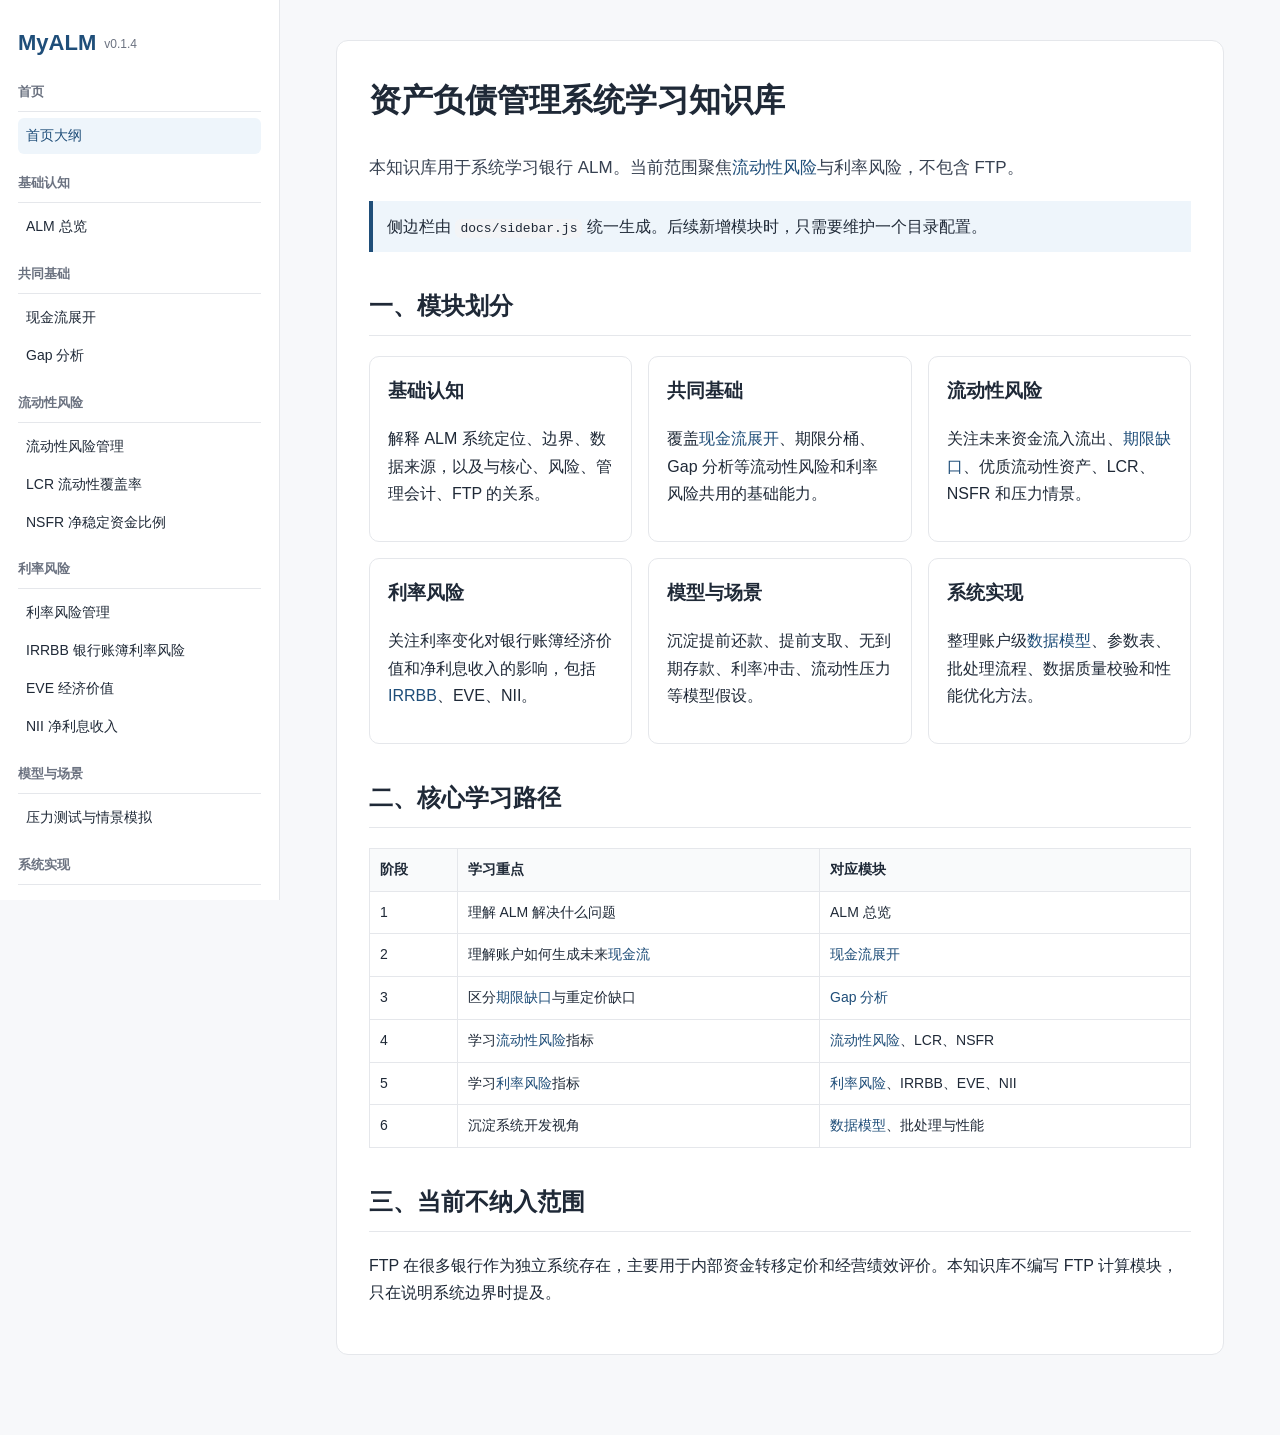
<file: docs/index.html>
<!doctype html>
<html lang="zh-CN">
<head>
  <meta charset="utf-8">
  <meta name="viewport" content="width=device-width, initial-scale=1">
  <title>MyALM 知识库</title>
  <link rel="stylesheet" href="./assets/styles.css">
</head>
<body>
  <div class="layout">
    <aside class="sidebar">
      <h1 class="brand">MyALM</h1>
      <nav data-sidebar></nav>
    </aside>
    <main class="content">
      <section class="doc-section">
        <h1>资产负债管理系统学习知识库</h1>
        <p class="lead">本知识库用于系统学习银行 ALM。当前范围聚焦流动性风险与利率风险，不包含 FTP。</p>

        <div class="note">侧边栏由 <code>docs/sidebar.js</code> 统一生成。后续新增模块时，只需要维护一个目录配置。</div>

        <h2>一、模块划分</h2>
        <div class="card-grid">
          <article class="card">
            <h3>基础认知</h3>
            <p>解释 ALM 系统定位、边界、数据来源，以及与核心、风险、管理会计、FTP 的关系。</p>
          </article>
          <article class="card">
            <h3>共同基础</h3>
            <p>覆盖现金流展开、期限分桶、Gap 分析等流动性风险和利率风险共用的基础能力。</p>
          </article>
          <article class="card">
            <h3>流动性风险</h3>
            <p>关注未来资金流入流出、期限缺口、优质流动性资产、LCR、NSFR 和压力情景。</p>
          </article>
          <article class="card">
            <h3>利率风险</h3>
            <p>关注利率变化对银行账簿经济价值和净利息收入的影响，包括 IRRBB、EVE、NII。</p>
          </article>
          <article class="card">
            <h3>模型与场景</h3>
            <p>沉淀提前还款、提前支取、无到期存款、利率冲击、流动性压力等模型假设。</p>
          </article>
          <article class="card">
            <h3>系统实现</h3>
            <p>整理账户级数据模型、参数表、批处理流程、数据质量校验和性能优化方法。</p>
          </article>
        </div>

        <h2>二、核心学习路径</h2>
        <table>
          <thead>
            <tr><th>阶段</th><th>学习重点</th><th>对应模块</th></tr>
          </thead>
          <tbody>
            <tr><td>1</td><td>理解 ALM 解决什么问题</td><td>ALM 总览</td></tr>
            <tr><td>2</td><td>理解账户如何生成未来现金流</td><td>现金流展开</td></tr>
            <tr><td>3</td><td>区分期限缺口与重定价缺口</td><td>Gap 分析</td></tr>
            <tr><td>4</td><td>学习流动性风险指标</td><td>流动性风险、LCR、NSFR</td></tr>
            <tr><td>5</td><td>学习利率风险指标</td><td>利率风险、IRRBB、EVE、NII</td></tr>
            <tr><td>6</td><td>沉淀系统开发视角</td><td>数据模型、批处理与性能</td></tr>
          </tbody>
        </table>

        <h2>三、当前不纳入范围</h2>
        <p>FTP 在很多银行作为独立系统存在，主要用于内部资金转移定价和经营绩效评价。本知识库不编写 FTP 计算模块，只在说明系统边界时提及。</p>
      </section>
    </main>
  </div>
  <script src="./sidebar.js"></script>
  <script src="./assets/app.js"></script>
</body>
</html>
</file>
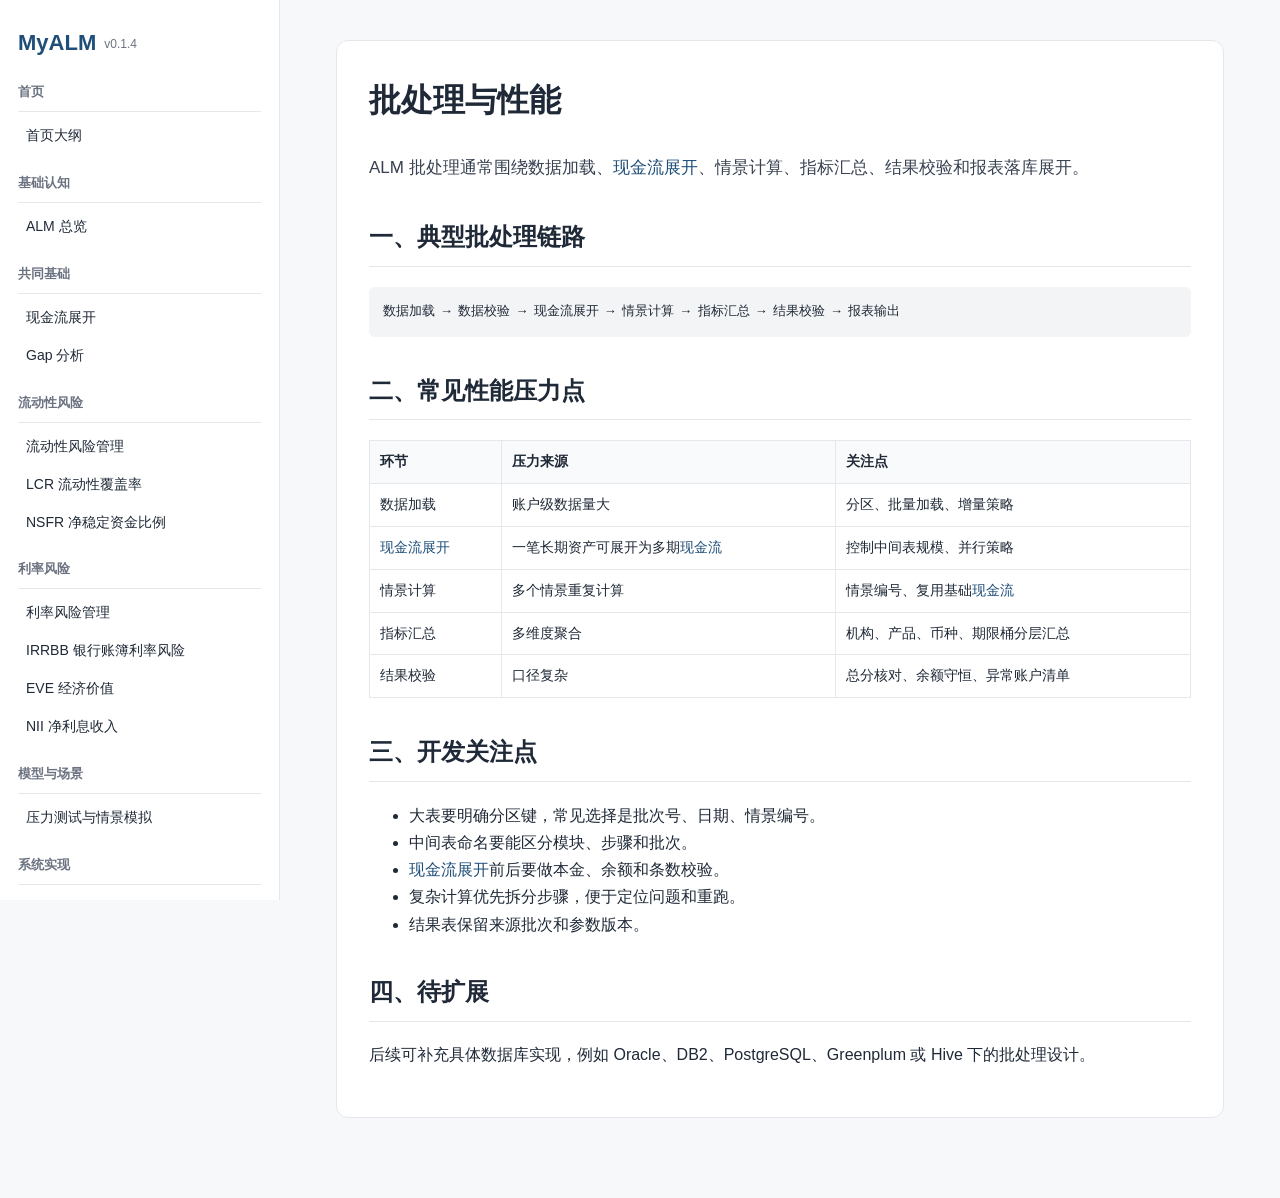
<file: docs/modules/batch-processing.html>
<!doctype html><html lang="zh-CN"><head><meta charset="utf-8"><meta name="viewport" content="width=device-width, initial-scale=1"><title>批处理与性能</title><link rel="stylesheet" href="../assets/styles.css"></head><body><div class="layout"><aside class="sidebar"><h1 class="brand">MyALM</h1><nav data-sidebar></nav></aside><main class="content"><section class="doc-section"><h1>批处理与性能</h1><p class="lead">ALM 批处理通常围绕数据加载、现金流展开、情景计算、指标汇总、结果校验和报表落库展开。</p><h2>一、典型批处理链路</h2><pre>数据加载 → 数据校验 → 现金流展开 → 情景计算 → 指标汇总 → 结果校验 → 报表输出</pre><h2>二、常见性能压力点</h2><table><thead><tr><th>环节</th><th>压力来源</th><th>关注点</th></tr></thead><tbody><tr><td>数据加载</td><td>账户级数据量大</td><td>分区、批量加载、增量策略</td></tr><tr><td>现金流展开</td><td>一笔长期资产可展开为多期现金流</td><td>控制中间表规模、并行策略</td></tr><tr><td>情景计算</td><td>多个情景重复计算</td><td>情景编号、复用基础现金流</td></tr><tr><td>指标汇总</td><td>多维度聚合</td><td>机构、产品、币种、期限桶分层汇总</td></tr><tr><td>结果校验</td><td>口径复杂</td><td>总分核对、余额守恒、异常账户清单</td></tr></tbody></table><h2>三、开发关注点</h2><ul><li>大表要明确分区键，常见选择是批次号、日期、情景编号。</li><li>中间表命名要能区分模块、步骤和批次。</li><li>现金流展开前后要做本金、余额和条数校验。</li><li>复杂计算优先拆分步骤，便于定位问题和重跑。</li><li>结果表保留来源批次和参数版本。</li></ul><h2>四、待扩展</h2><p>后续可补充具体数据库实现，例如 Oracle、DB2、PostgreSQL、Greenplum 或 Hive 下的批处理设计。</p></section></main></div><script src="../sidebar.js"></script><script src="../assets/app.js"></script></body></html>
</file>
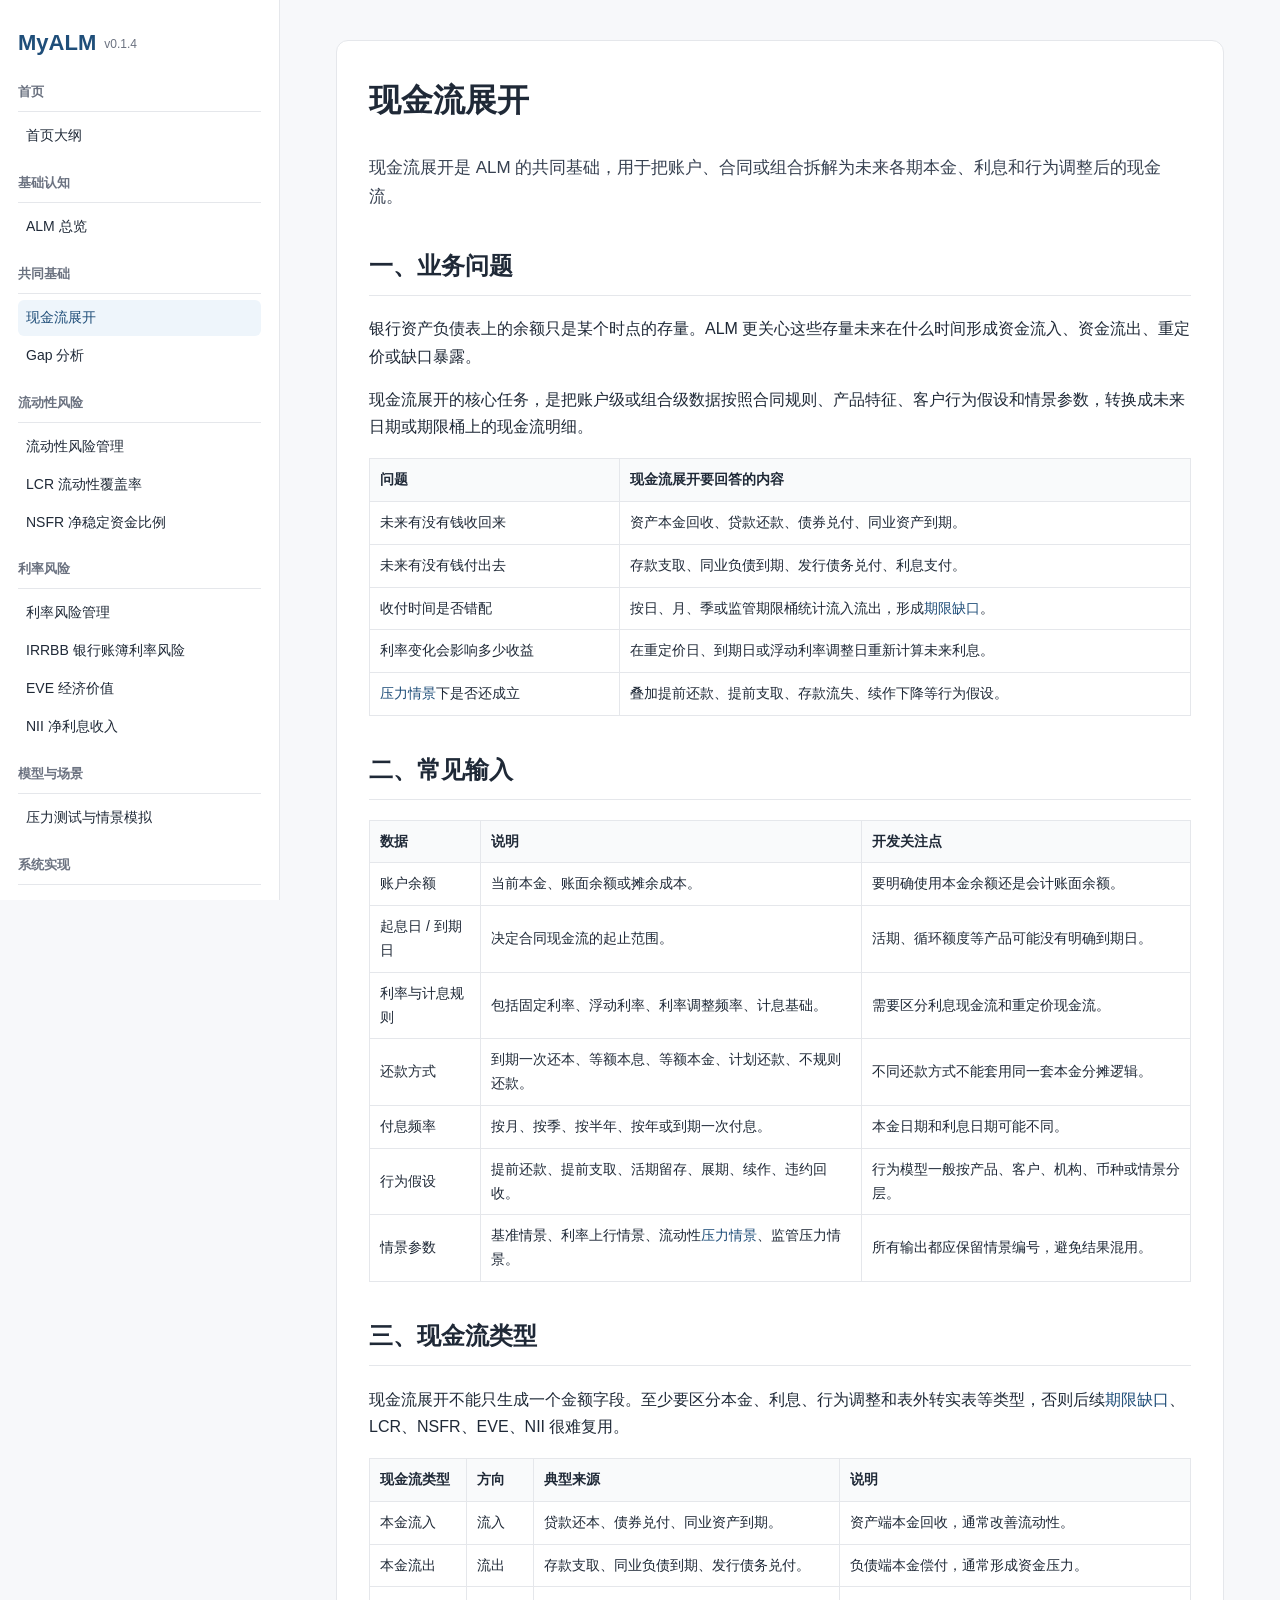
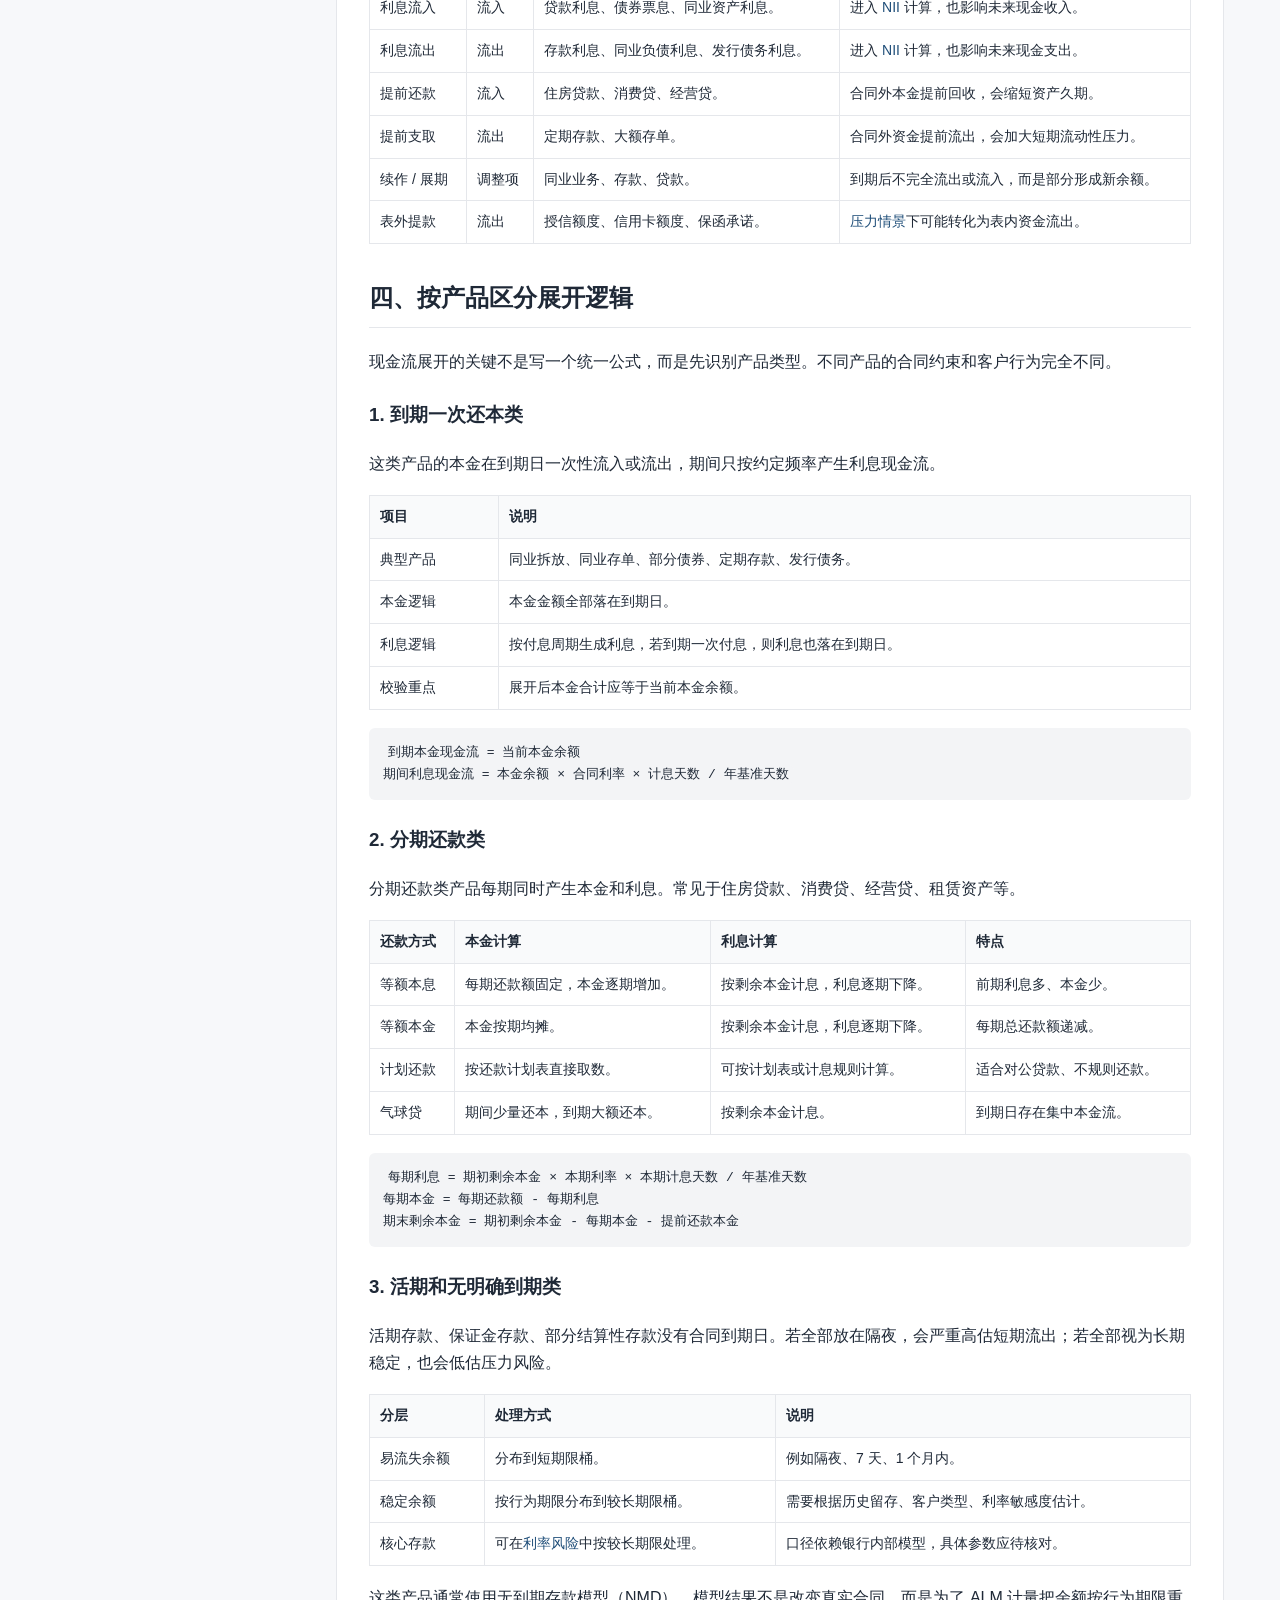
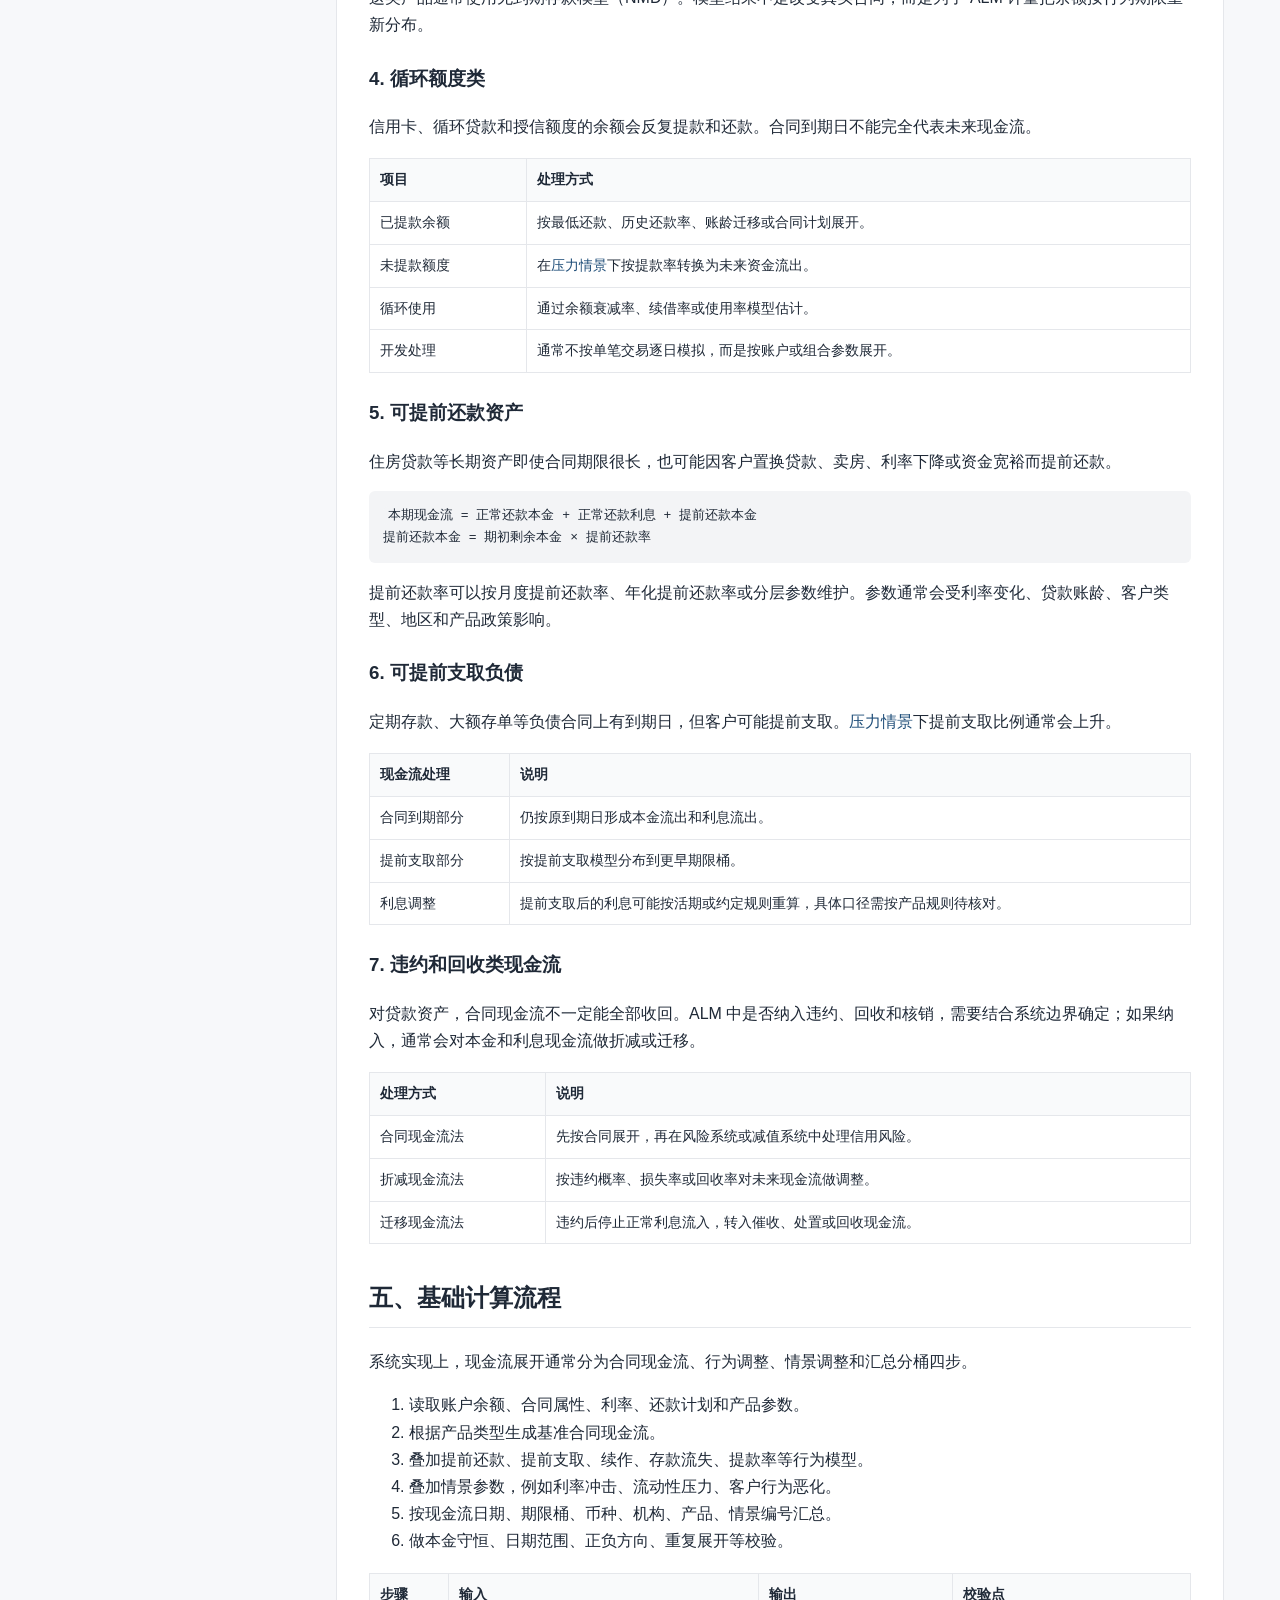
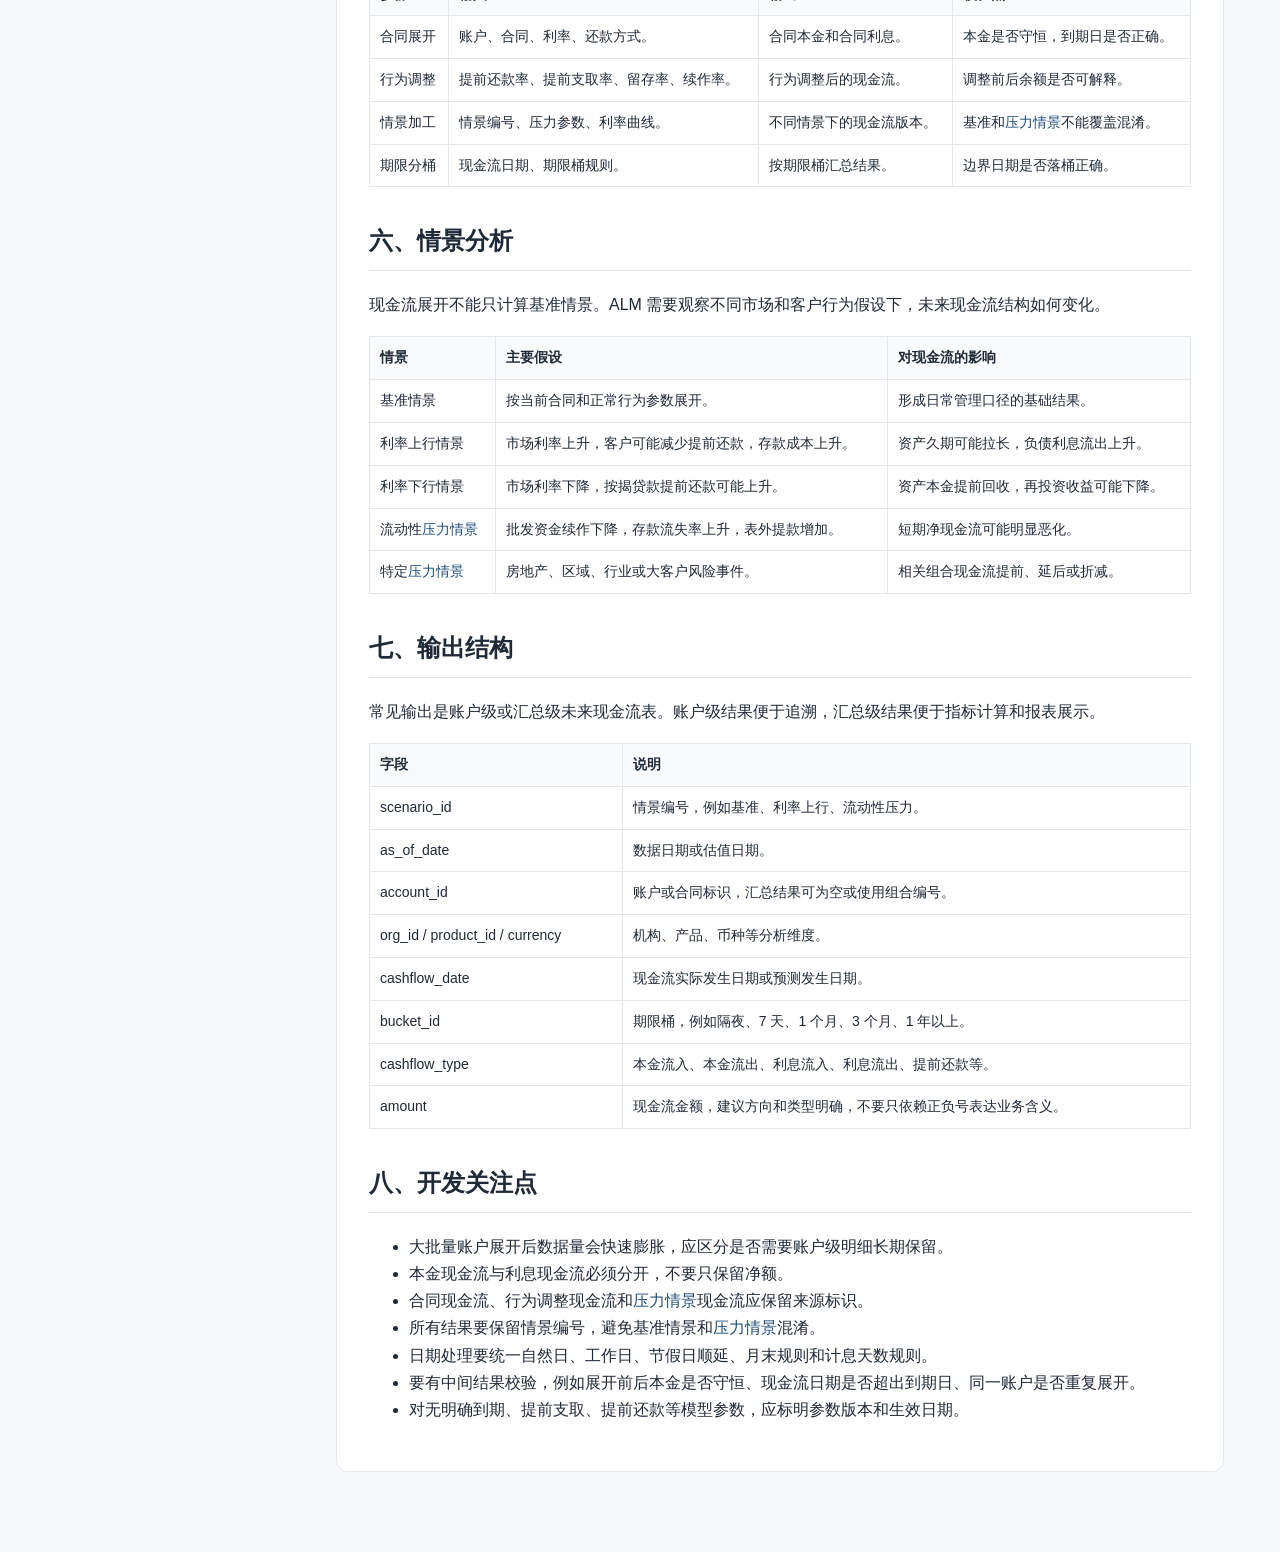
<file: docs/modules/cashflow.html>
<!doctype html>
<html lang="zh-CN">
<head>
  <meta charset="utf-8">
  <meta name="viewport" content="width=device-width, initial-scale=1">
  <title>现金流展开</title>
  <link rel="stylesheet" href="../assets/styles.css">
</head>
<body>
  <div class="layout">
    <aside class="sidebar">
      <h1 class="brand">MyALM</h1>
      <nav data-sidebar></nav>
    </aside>
    <main class="content">
      <section class="doc-section">
        <h1>现金流展开</h1>
        <p class="lead">现金流展开是 ALM 的共同基础，用于把账户、合同或组合拆解为未来各期本金、利息和行为调整后的现金流。</p>

        <h2>一、业务问题</h2>
        <p>银行资产负债表上的余额只是某个时点的存量。ALM 更关心这些存量未来在什么时间形成资金流入、资金流出、重定价或缺口暴露。</p>
        <p>现金流展开的核心任务，是把账户级或组合级数据按照合同规则、产品特征、客户行为假设和情景参数，转换成未来日期或期限桶上的现金流明细。</p>

        <table>
          <thead>
            <tr><th>问题</th><th>现金流展开要回答的内容</th></tr>
          </thead>
          <tbody>
            <tr><td>未来有没有钱收回来</td><td>资产本金回收、贷款还款、债券兑付、同业资产到期。</td></tr>
            <tr><td>未来有没有钱付出去</td><td>存款支取、同业负债到期、发行债务兑付、利息支付。</td></tr>
            <tr><td>收付时间是否错配</td><td>按日、月、季或监管期限桶统计流入流出，形成期限缺口。</td></tr>
            <tr><td>利率变化会影响多少收益</td><td>在重定价日、到期日或浮动利率调整日重新计算未来利息。</td></tr>
            <tr><td>压力情景下是否还成立</td><td>叠加提前还款、提前支取、存款流失、续作下降等行为假设。</td></tr>
          </tbody>
        </table>

        <h2>二、常见输入</h2>
        <table>
          <thead>
            <tr><th>数据</th><th>说明</th><th>开发关注点</th></tr>
          </thead>
          <tbody>
            <tr><td>账户余额</td><td>当前本金、账面余额或摊余成本。</td><td>要明确使用本金余额还是会计账面余额。</td></tr>
            <tr><td>起息日 / 到期日</td><td>决定合同现金流的起止范围。</td><td>活期、循环额度等产品可能没有明确到期日。</td></tr>
            <tr><td>利率与计息规则</td><td>包括固定利率、浮动利率、利率调整频率、计息基础。</td><td>需要区分利息现金流和重定价现金流。</td></tr>
            <tr><td>还款方式</td><td>到期一次还本、等额本息、等额本金、计划还款、不规则还款。</td><td>不同还款方式不能套用同一套本金分摊逻辑。</td></tr>
            <tr><td>付息频率</td><td>按月、按季、按半年、按年或到期一次付息。</td><td>本金日期和利息日期可能不同。</td></tr>
            <tr><td>行为假设</td><td>提前还款、提前支取、活期留存、展期、续作、违约回收。</td><td>行为模型一般按产品、客户、机构、币种或情景分层。</td></tr>
            <tr><td>情景参数</td><td>基准情景、利率上行情景、流动性压力情景、监管压力情景。</td><td>所有输出都应保留情景编号，避免结果混用。</td></tr>
          </tbody>
        </table>

        <h2>三、现金流类型</h2>
        <p>现金流展开不能只生成一个金额字段。至少要区分本金、利息、行为调整和表外转实表等类型，否则后续期限缺口、LCR、NSFR、EVE、NII 很难复用。</p>

        <table>
          <thead>
            <tr><th>现金流类型</th><th>方向</th><th>典型来源</th><th>说明</th></tr>
          </thead>
          <tbody>
            <tr><td>本金流入</td><td>流入</td><td>贷款还本、债券兑付、同业资产到期。</td><td>资产端本金回收，通常改善流动性。</td></tr>
            <tr><td>本金流出</td><td>流出</td><td>存款支取、同业负债到期、发行债务兑付。</td><td>负债端本金偿付，通常形成资金压力。</td></tr>
            <tr><td>利息流入</td><td>流入</td><td>贷款利息、债券票息、同业资产利息。</td><td>进入 NII 计算，也影响未来现金收入。</td></tr>
            <tr><td>利息流出</td><td>流出</td><td>存款利息、同业负债利息、发行债务利息。</td><td>进入 NII 计算，也影响未来现金支出。</td></tr>
            <tr><td>提前还款</td><td>流入</td><td>住房贷款、消费贷、经营贷。</td><td>合同外本金提前回收，会缩短资产久期。</td></tr>
            <tr><td>提前支取</td><td>流出</td><td>定期存款、大额存单。</td><td>合同外资金提前流出，会加大短期流动性压力。</td></tr>
            <tr><td>续作 / 展期</td><td>调整项</td><td>同业业务、存款、贷款。</td><td>到期后不完全流出或流入，而是部分形成新余额。</td></tr>
            <tr><td>表外提款</td><td>流出</td><td>授信额度、信用卡额度、保函承诺。</td><td>压力情景下可能转化为表内资金流出。</td></tr>
          </tbody>
        </table>

        <h2>四、按产品区分展开逻辑</h2>
        <p>现金流展开的关键不是写一个统一公式，而是先识别产品类型。不同产品的合同约束和客户行为完全不同。</p>

        <h3>1. 到期一次还本类</h3>
        <p>这类产品的本金在到期日一次性流入或流出，期间只按约定频率产生利息现金流。</p>
        <table>
          <thead>
            <tr><th>项目</th><th>说明</th></tr>
          </thead>
          <tbody>
            <tr><td>典型产品</td><td>同业拆放、同业存单、部分债券、定期存款、发行债务。</td></tr>
            <tr><td>本金逻辑</td><td>本金金额全部落在到期日。</td></tr>
            <tr><td>利息逻辑</td><td>按付息周期生成利息，若到期一次付息，则利息也落在到期日。</td></tr>
            <tr><td>校验重点</td><td>展开后本金合计应等于当前本金余额。</td></tr>
          </tbody>
        </table>
        <pre><code>到期本金现金流 = 当前本金余额
期间利息现金流 = 本金余额 × 合同利率 × 计息天数 / 年基准天数</code></pre>

        <h3>2. 分期还款类</h3>
        <p>分期还款类产品每期同时产生本金和利息。常见于住房贷款、消费贷、经营贷、租赁资产等。</p>
        <table>
          <thead>
            <tr><th>还款方式</th><th>本金计算</th><th>利息计算</th><th>特点</th></tr>
          </thead>
          <tbody>
            <tr><td>等额本息</td><td>每期还款额固定，本金逐期增加。</td><td>按剩余本金计息，利息逐期下降。</td><td>前期利息多、本金少。</td></tr>
            <tr><td>等额本金</td><td>本金按期均摊。</td><td>按剩余本金计息，利息逐期下降。</td><td>每期总还款额递减。</td></tr>
            <tr><td>计划还款</td><td>按还款计划表直接取数。</td><td>可按计划表或计息规则计算。</td><td>适合对公贷款、不规则还款。</td></tr>
            <tr><td>气球贷</td><td>期间少量还本，到期大额还本。</td><td>按剩余本金计息。</td><td>到期日存在集中本金流。</td></tr>
          </tbody>
        </table>
        <pre><code>每期利息 = 期初剩余本金 × 本期利率 × 本期计息天数 / 年基准天数
每期本金 = 每期还款额 - 每期利息
期末剩余本金 = 期初剩余本金 - 每期本金 - 提前还款本金</code></pre>

        <h3>3. 活期和无明确到期类</h3>
        <p>活期存款、保证金存款、部分结算性存款没有合同到期日。若全部放在隔夜，会严重高估短期流出；若全部视为长期稳定，也会低估压力风险。</p>
        <table>
          <thead>
            <tr><th>分层</th><th>处理方式</th><th>说明</th></tr>
          </thead>
          <tbody>
            <tr><td>易流失余额</td><td>分布到短期限桶。</td><td>例如隔夜、7 天、1 个月内。</td></tr>
            <tr><td>稳定余额</td><td>按行为期限分布到较长期限桶。</td><td>需要根据历史留存、客户类型、利率敏感度估计。</td></tr>
            <tr><td>核心存款</td><td>可在利率风险中按较长期限处理。</td><td>口径依赖银行内部模型，具体参数应待核对。</td></tr>
          </tbody>
        </table>
        <p>这类产品通常使用无到期存款模型（NMD）。模型结果不是改变真实合同，而是为了 ALM 计量把余额按行为期限重新分布。</p>

        <h3>4. 循环额度类</h3>
        <p>信用卡、循环贷款和授信额度的余额会反复提款和还款。合同到期日不能完全代表未来现金流。</p>
        <table>
          <thead>
            <tr><th>项目</th><th>处理方式</th></tr>
          </thead>
          <tbody>
            <tr><td>已提款余额</td><td>按最低还款、历史还款率、账龄迁移或合同计划展开。</td></tr>
            <tr><td>未提款额度</td><td>在压力情景下按提款率转换为未来资金流出。</td></tr>
            <tr><td>循环使用</td><td>通过余额衰减率、续借率或使用率模型估计。</td></tr>
            <tr><td>开发处理</td><td>通常不按单笔交易逐日模拟，而是按账户或组合参数展开。</td></tr>
          </tbody>
        </table>

        <h3>5. 可提前还款资产</h3>
        <p>住房贷款等长期资产即使合同期限很长，也可能因客户置换贷款、卖房、利率下降或资金宽裕而提前还款。</p>
        <pre><code>本期现金流 = 正常还款本金 + 正常还款利息 + 提前还款本金
提前还款本金 = 期初剩余本金 × 提前还款率</code></pre>
        <p>提前还款率可以按月度提前还款率、年化提前还款率或分层参数维护。参数通常会受利率变化、贷款账龄、客户类型、地区和产品政策影响。</p>

        <h3>6. 可提前支取负债</h3>
        <p>定期存款、大额存单等负债合同上有到期日，但客户可能提前支取。压力情景下提前支取比例通常会上升。</p>
        <table>
          <thead>
            <tr><th>现金流处理</th><th>说明</th></tr>
          </thead>
          <tbody>
            <tr><td>合同到期部分</td><td>仍按原到期日形成本金流出和利息流出。</td></tr>
            <tr><td>提前支取部分</td><td>按提前支取模型分布到更早期限桶。</td></tr>
            <tr><td>利息调整</td><td>提前支取后的利息可能按活期或约定规则重算，具体口径需按产品规则待核对。</td></tr>
          </tbody>
        </table>

        <h3>7. 违约和回收类现金流</h3>
        <p>对贷款资产，合同现金流不一定能全部收回。ALM 中是否纳入违约、回收和核销，需要结合系统边界确定；如果纳入，通常会对本金和利息现金流做折减或迁移。</p>
        <table>
          <thead>
            <tr><th>处理方式</th><th>说明</th></tr>
          </thead>
          <tbody>
            <tr><td>合同现金流法</td><td>先按合同展开，再在风险系统或减值系统中处理信用风险。</td></tr>
            <tr><td>折减现金流法</td><td>按违约概率、损失率或回收率对未来现金流做调整。</td></tr>
            <tr><td>迁移现金流法</td><td>违约后停止正常利息流入，转入催收、处置或回收现金流。</td></tr>
          </tbody>
        </table>

        <h2>五、基础计算流程</h2>
        <p>系统实现上，现金流展开通常分为合同现金流、行为调整、情景调整和汇总分桶四步。</p>
        <ol>
          <li>读取账户余额、合同属性、利率、还款计划和产品参数。</li>
          <li>根据产品类型生成基准合同现金流。</li>
          <li>叠加提前还款、提前支取、续作、存款流失、提款率等行为模型。</li>
          <li>叠加情景参数，例如利率冲击、流动性压力、客户行为恶化。</li>
          <li>按现金流日期、期限桶、币种、机构、产品、情景编号汇总。</li>
          <li>做本金守恒、日期范围、正负方向、重复展开等校验。</li>
        </ol>

        <table>
          <thead>
            <tr><th>步骤</th><th>输入</th><th>输出</th><th>校验点</th></tr>
          </thead>
          <tbody>
            <tr><td>合同展开</td><td>账户、合同、利率、还款方式。</td><td>合同本金和合同利息。</td><td>本金是否守恒，到期日是否正确。</td></tr>
            <tr><td>行为调整</td><td>提前还款率、提前支取率、留存率、续作率。</td><td>行为调整后的现金流。</td><td>调整前后余额是否可解释。</td></tr>
            <tr><td>情景加工</td><td>情景编号、压力参数、利率曲线。</td><td>不同情景下的现金流版本。</td><td>基准和压力情景不能覆盖混淆。</td></tr>
            <tr><td>期限分桶</td><td>现金流日期、期限桶规则。</td><td>按期限桶汇总结果。</td><td>边界日期是否落桶正确。</td></tr>
          </tbody>
        </table>

        <h2>六、情景分析</h2>
        <p>现金流展开不能只计算基准情景。ALM 需要观察不同市场和客户行为假设下，未来现金流结构如何变化。</p>
        <table>
          <thead>
            <tr><th>情景</th><th>主要假设</th><th>对现金流的影响</th></tr>
          </thead>
          <tbody>
            <tr><td>基准情景</td><td>按当前合同和正常行为参数展开。</td><td>形成日常管理口径的基础结果。</td></tr>
            <tr><td>利率上行情景</td><td>市场利率上升，客户可能减少提前还款，存款成本上升。</td><td>资产久期可能拉长，负债利息流出上升。</td></tr>
            <tr><td>利率下行情景</td><td>市场利率下降，按揭贷款提前还款可能上升。</td><td>资产本金提前回收，再投资收益可能下降。</td></tr>
            <tr><td>流动性压力情景</td><td>批发资金续作下降，存款流失率上升，表外提款增加。</td><td>短期净现金流可能明显恶化。</td></tr>
            <tr><td>特定压力情景</td><td>房地产、区域、行业或大客户风险事件。</td><td>相关组合现金流提前、延后或折减。</td></tr>
          </tbody>
        </table>

        <h2>七、输出结构</h2>
        <p>常见输出是账户级或汇总级未来现金流表。账户级结果便于追溯，汇总级结果便于指标计算和报表展示。</p>
        <table>
          <thead>
            <tr><th>字段</th><th>说明</th></tr>
          </thead>
          <tbody>
            <tr><td>scenario_id</td><td>情景编号，例如基准、利率上行、流动性压力。</td></tr>
            <tr><td>as_of_date</td><td>数据日期或估值日期。</td></tr>
            <tr><td>account_id</td><td>账户或合同标识，汇总结果可为空或使用组合编号。</td></tr>
            <tr><td>org_id / product_id / currency</td><td>机构、产品、币种等分析维度。</td></tr>
            <tr><td>cashflow_date</td><td>现金流实际发生日期或预测发生日期。</td></tr>
            <tr><td>bucket_id</td><td>期限桶，例如隔夜、7 天、1 个月、3 个月、1 年以上。</td></tr>
            <tr><td>cashflow_type</td><td>本金流入、本金流出、利息流入、利息流出、提前还款等。</td></tr>
            <tr><td>amount</td><td>现金流金额，建议方向和类型明确，不要只依赖正负号表达业务含义。</td></tr>
          </tbody>
        </table>

        <h2>八、开发关注点</h2>
        <ul>
          <li>大批量账户展开后数据量会快速膨胀，应区分是否需要账户级明细长期保留。</li>
          <li>本金现金流与利息现金流必须分开，不要只保留净额。</li>
          <li>合同现金流、行为调整现金流和压力情景现金流应保留来源标识。</li>
          <li>所有结果要保留情景编号，避免基准情景和压力情景混淆。</li>
          <li>日期处理要统一自然日、工作日、节假日顺延、月末规则和计息天数规则。</li>
          <li>要有中间结果校验，例如展开前后本金是否守恒、现金流日期是否超出到期日、同一账户是否重复展开。</li>
          <li>对无明确到期、提前支取、提前还款等模型参数，应标明参数版本和生效日期。</li>
        </ul>
      </section>
    </main>
  </div>
  <script src="../sidebar.js"></script>
  <script src="../assets/app.js"></script>
</body>
</html>
</file>
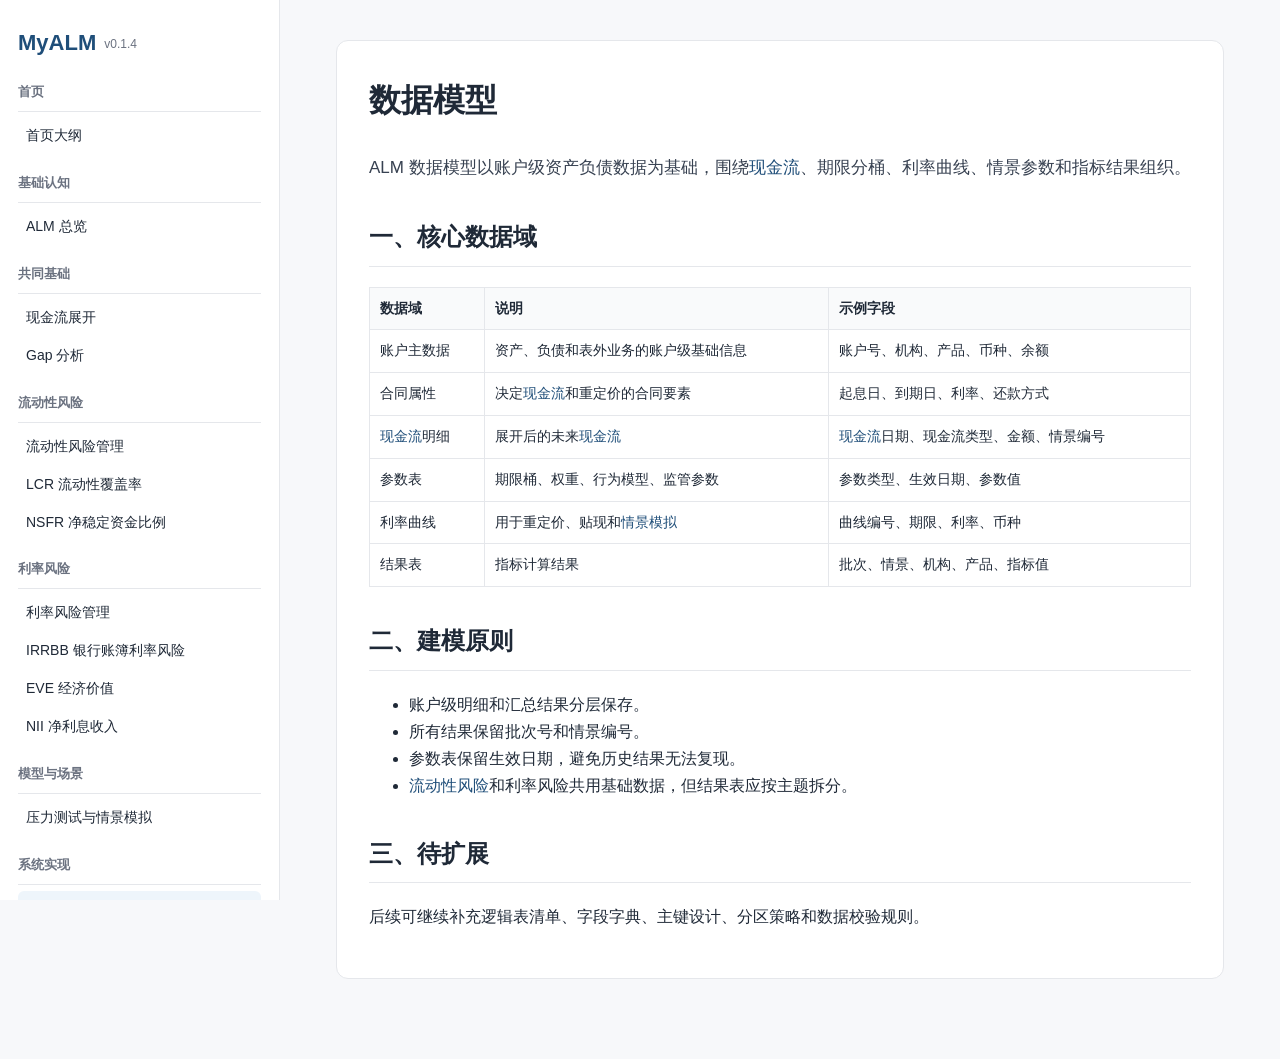
<file: docs/modules/data-model.html>
<!doctype html><html lang="zh-CN"><head><meta charset="utf-8"><meta name="viewport" content="width=device-width, initial-scale=1"><title>数据模型</title><link rel="stylesheet" href="../assets/styles.css"></head><body><div class="layout"><aside class="sidebar"><h1 class="brand">MyALM</h1><nav data-sidebar></nav></aside><main class="content"><section class="doc-section"><h1>数据模型</h1><p class="lead">ALM 数据模型以账户级资产负债数据为基础，围绕现金流、期限分桶、利率曲线、情景参数和指标结果组织。</p><h2>一、核心数据域</h2><table><thead><tr><th>数据域</th><th>说明</th><th>示例字段</th></tr></thead><tbody><tr><td>账户主数据</td><td>资产、负债和表外业务的账户级基础信息</td><td>账户号、机构、产品、币种、余额</td></tr><tr><td>合同属性</td><td>决定现金流和重定价的合同要素</td><td>起息日、到期日、利率、还款方式</td></tr><tr><td>现金流明细</td><td>展开后的未来现金流</td><td>现金流日期、现金流类型、金额、情景编号</td></tr><tr><td>参数表</td><td>期限桶、权重、行为模型、监管参数</td><td>参数类型、生效日期、参数值</td></tr><tr><td>利率曲线</td><td>用于重定价、贴现和情景模拟</td><td>曲线编号、期限、利率、币种</td></tr><tr><td>结果表</td><td>指标计算结果</td><td>批次、情景、机构、产品、指标值</td></tr></tbody></table><h2>二、建模原则</h2><ul><li>账户级明细和汇总结果分层保存。</li><li>所有结果保留批次号和情景编号。</li><li>参数表保留生效日期，避免历史结果无法复现。</li><li>流动性风险和利率风险共用基础数据，但结果表应按主题拆分。</li></ul><h2>三、待扩展</h2><p>后续可继续补充逻辑表清单、字段字典、主键设计、分区策略和数据校验规则。</p></section></main></div><script src="../sidebar.js"></script><script src="../assets/app.js"></script></body></html>
</file>
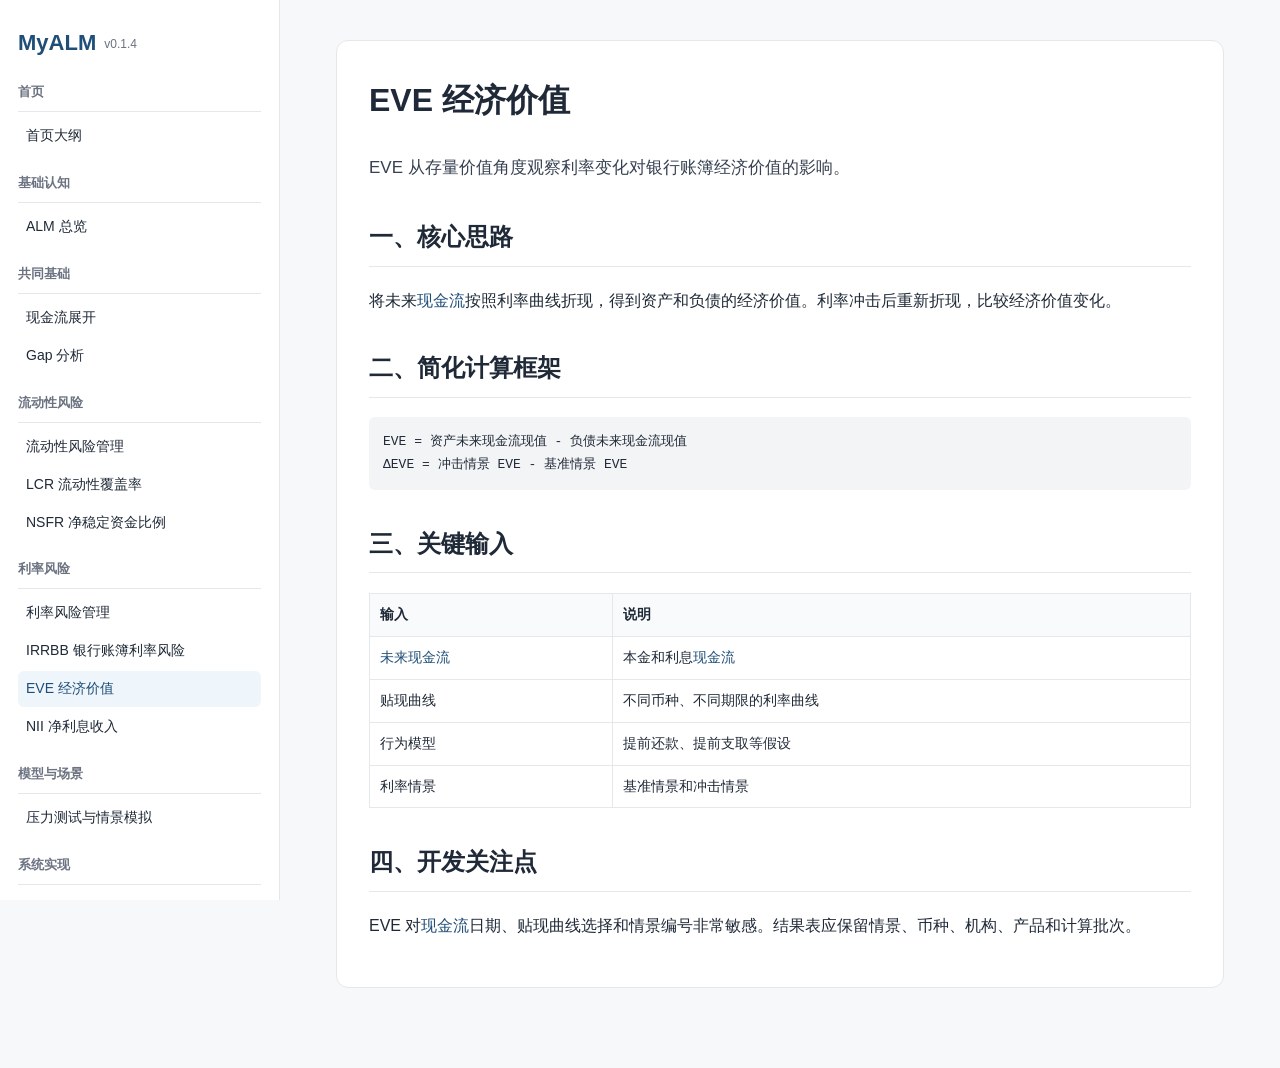
<file: docs/modules/eve.html>
<!doctype html><html lang="zh-CN"><head><meta charset="utf-8"><meta name="viewport" content="width=device-width, initial-scale=1"><title>EVE 经济价值</title><link rel="stylesheet" href="../assets/styles.css"></head><body><div class="layout"><aside class="sidebar"><h1 class="brand">MyALM</h1><nav data-sidebar></nav></aside><main class="content"><section class="doc-section"><h1>EVE 经济价值</h1><p class="lead">EVE 从存量价值角度观察利率变化对银行账簿经济价值的影响。</p><h2>一、核心思路</h2><p>将未来<a href="./cashflow.html">现金流</a>按照利率曲线折现，得到资产和负债的经济价值。利率冲击后重新折现，比较经济价值变化。</p><h2>二、简化计算框架</h2><pre>EVE = 资产未来现金流现值 - 负债未来现金流现值
ΔEVE = 冲击情景 EVE - 基准情景 EVE</pre><h2>三、关键输入</h2><table><thead><tr><th>输入</th><th>说明</th></tr></thead><tbody><tr><td><a href="./cashflow.html">未来现金流</a></td><td>本金和利息现金流</td></tr><tr><td>贴现曲线</td><td>不同币种、不同期限的利率曲线</td></tr><tr><td>行为模型</td><td>提前还款、提前支取等假设</td></tr><tr><td>利率情景</td><td>基准情景和冲击情景</td></tr></tbody></table><h2>四、开发关注点</h2><p>EVE 对现金流日期、贴现曲线选择和情景编号非常敏感。结果表应保留情景、币种、机构、产品和计算批次。</p></section></main></div><script src="../sidebar.js"></script><script src="../assets/app.js"></script></body></html>
</file>
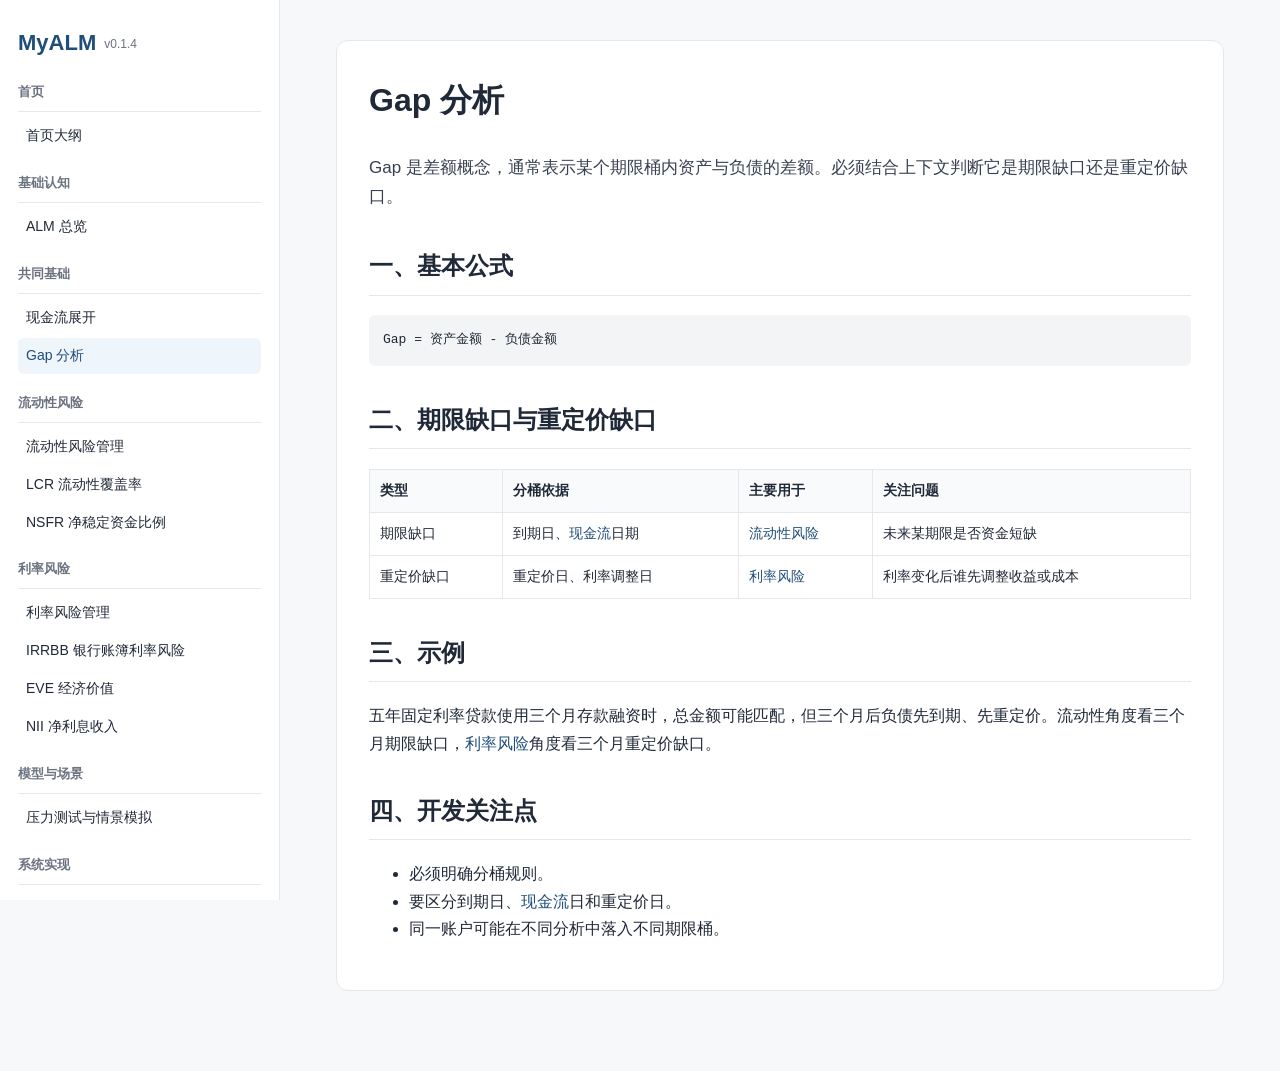
<file: docs/modules/gap-analysis.html>
<!doctype html><html lang="zh-CN"><head><meta charset="utf-8"><meta name="viewport" content="width=device-width, initial-scale=1"><title>Gap 分析</title><link rel="stylesheet" href="../assets/styles.css"></head><body><div class="layout"><aside class="sidebar"><h1 class="brand">MyALM</h1><nav data-sidebar></nav></aside><main class="content"><section class="doc-section"><h1>Gap 分析</h1><p class="lead">Gap 是差额概念，通常表示某个期限桶内资产与负债的差额。必须结合上下文判断它是期限缺口还是重定价缺口。</p><h2>一、基本公式</h2><pre>Gap = 资产金额 - 负债金额</pre><h2>二、期限缺口与重定价缺口</h2><table><thead><tr><th>类型</th><th>分桶依据</th><th>主要用于</th><th>关注问题</th></tr></thead><tbody><tr><td>期限缺口</td><td>到期日、现金流日期</td><td>流动性风险</td><td>未来某期限是否资金短缺</td></tr><tr><td>重定价缺口</td><td>重定价日、利率调整日</td><td>利率风险</td><td>利率变化后谁先调整收益或成本</td></tr></tbody></table><h2>三、示例</h2><p>五年固定利率贷款使用三个月存款融资时，总金额可能匹配，但三个月后负债先到期、先重定价。流动性角度看三个月期限缺口，利率风险角度看三个月重定价缺口。</p><h2>四、开发关注点</h2><ul><li>必须明确分桶规则。</li><li>要区分到期日、现金流日和重定价日。</li><li>同一账户可能在不同分析中落入不同期限桶。</li></ul></section></main></div><script src="../sidebar.js"></script><script src="../assets/app.js"></script></body></html>
</file>
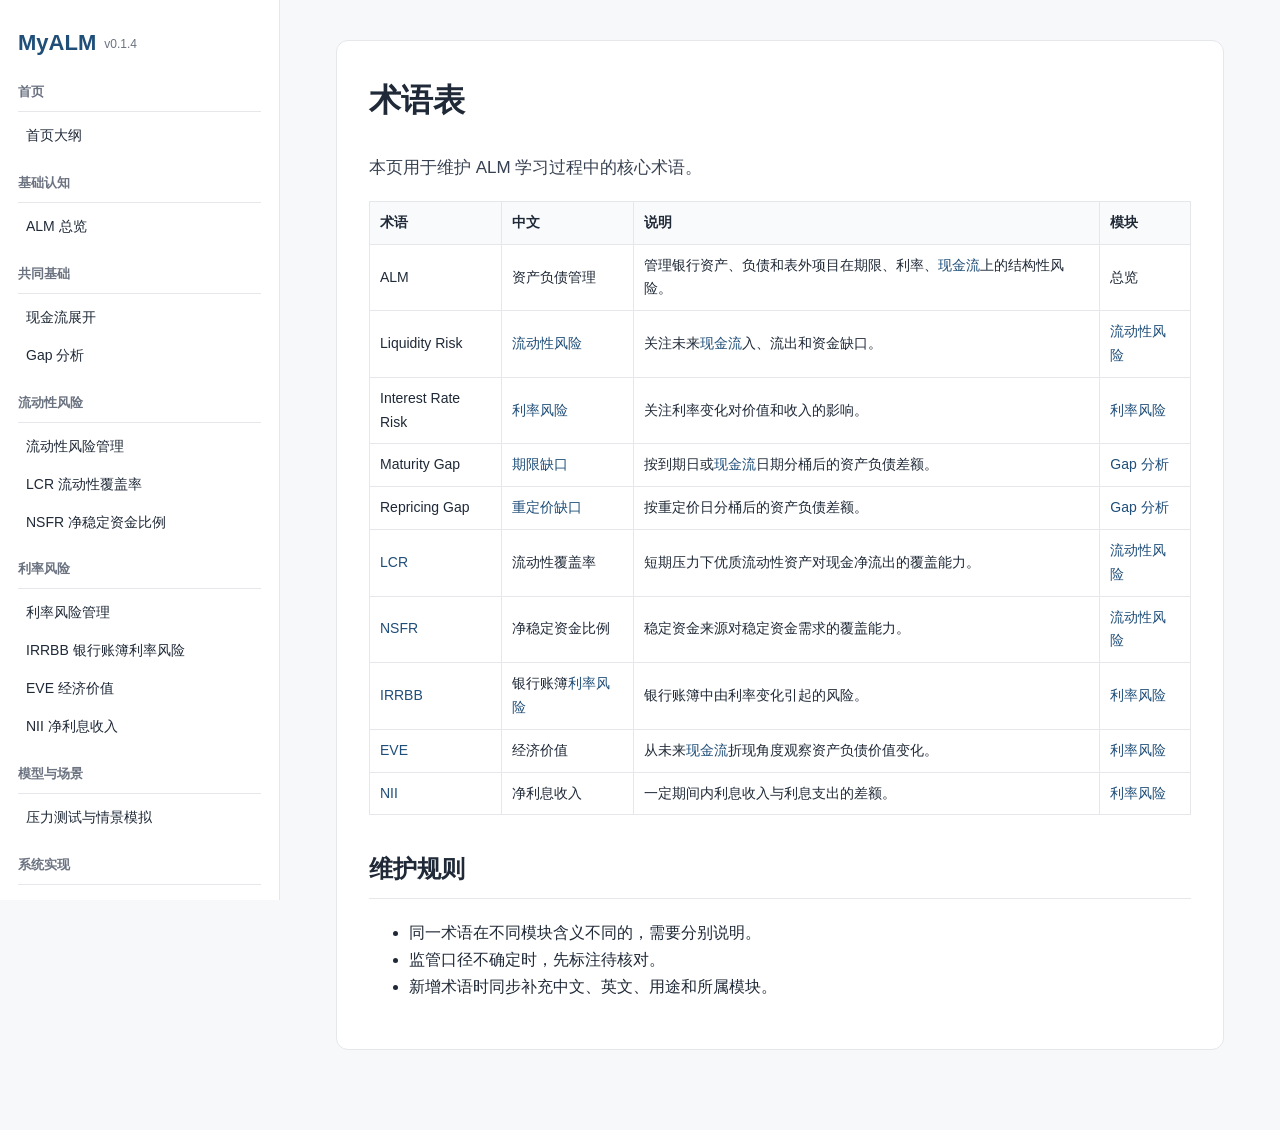
<file: docs/modules/glossary.html>
<!doctype html><html lang="zh-CN"><head><meta charset="utf-8"><meta name="viewport" content="width=device-width, initial-scale=1"><title>术语表</title><link rel="stylesheet" href="../assets/styles.css"></head><body><div class="layout"><aside class="sidebar"><h1 class="brand">MyALM</h1><nav data-sidebar></nav></aside><main class="content"><section class="doc-section"><h1>术语表</h1><p class="lead">本页用于维护 ALM 学习过程中的核心术语。</p><table><thead><tr><th>术语</th><th>中文</th><th>说明</th><th>模块</th></tr></thead><tbody><tr><td>ALM</td><td>资产负债管理</td><td>管理银行资产、负债和表外项目在期限、利率、现金流上的结构性风险。</td><td>总览</td></tr><tr><td>Liquidity Risk</td><td>流动性风险</td><td>关注未来现金流入、流出和资金缺口。</td><td>流动性风险</td></tr><tr><td>Interest Rate Risk</td><td>利率风险</td><td>关注利率变化对价值和收入的影响。</td><td>利率风险</td></tr><tr><td>Maturity Gap</td><td>期限缺口</td><td>按到期日或现金流日期分桶后的资产负债差额。</td><td>Gap 分析</td></tr><tr><td>Repricing Gap</td><td>重定价缺口</td><td>按重定价日分桶后的资产负债差额。</td><td>Gap 分析</td></tr><tr><td>LCR</td><td>流动性覆盖率</td><td>短期压力下优质流动性资产对现金净流出的覆盖能力。</td><td>流动性风险</td></tr><tr><td>NSFR</td><td>净稳定资金比例</td><td>稳定资金来源对稳定资金需求的覆盖能力。</td><td>流动性风险</td></tr><tr><td>IRRBB</td><td>银行账簿利率风险</td><td>银行账簿中由利率变化引起的风险。</td><td>利率风险</td></tr><tr><td>EVE</td><td>经济价值</td><td>从未来现金流折现角度观察资产负债价值变化。</td><td>利率风险</td></tr><tr><td>NII</td><td>净利息收入</td><td>一定期间内利息收入与利息支出的差额。</td><td>利率风险</td></tr></tbody></table><h2>维护规则</h2><ul><li>同一术语在不同模块含义不同的，需要分别说明。</li><li>监管口径不确定时，先标注待核对。</li><li>新增术语时同步补充中文、英文、用途和所属模块。</li></ul></section></main></div><script src="../sidebar.js"></script><script src="../assets/app.js"></script></body></html>
</file>
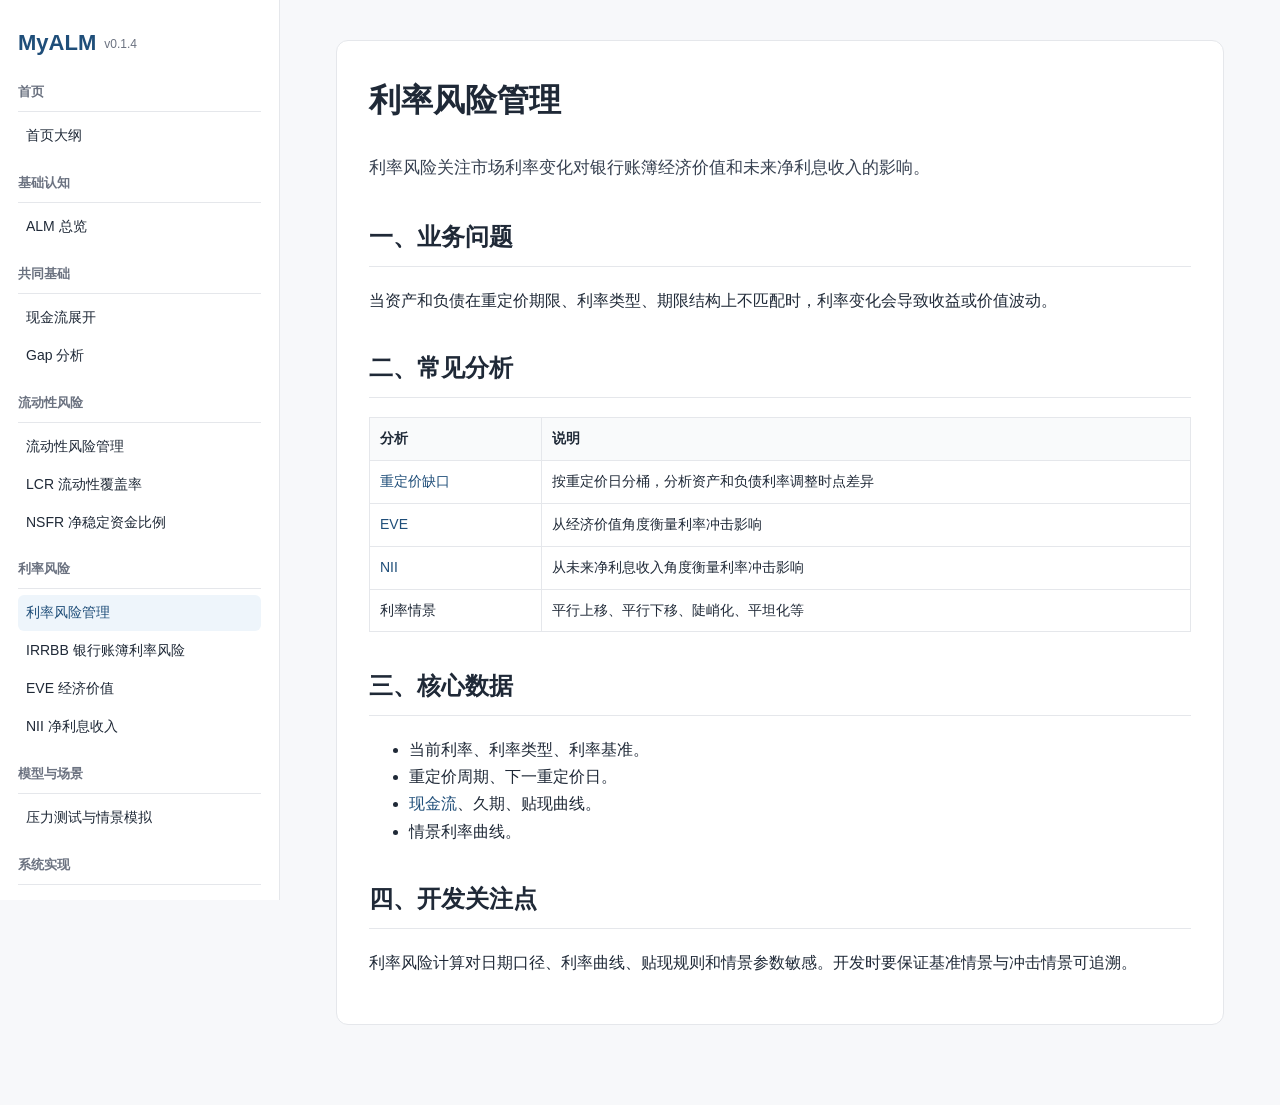
<file: docs/modules/interest-rate-risk.html>
<!doctype html><html lang="zh-CN"><head><meta charset="utf-8"><meta name="viewport" content="width=device-width, initial-scale=1"><title>利率风险管理</title><link rel="stylesheet" href="../assets/styles.css"></head><body><div class="layout"><aside class="sidebar"><h1 class="brand">MyALM</h1><nav data-sidebar></nav></aside><main class="content"><section class="doc-section"><h1>利率风险管理</h1><p class="lead">利率风险关注市场利率变化对银行账簿经济价值和未来净利息收入的影响。</p><h2>一、业务问题</h2><p>当资产和负债在重定价期限、利率类型、期限结构上不匹配时，利率变化会导致收益或价值波动。</p><h2>二、常见分析</h2><table><thead><tr><th>分析</th><th>说明</th></tr></thead><tbody><tr><td><a href="./gap-analysis.html">重定价缺口</a></td><td>按重定价日分桶，分析资产和负债利率调整时点差异</td></tr><tr><td><a href="./eve.html">EVE</a></td><td>从经济价值角度衡量利率冲击影响</td></tr><tr><td><a href="./nii.html">NII</a></td><td>从未来净利息收入角度衡量利率冲击影响</td></tr><tr><td>利率情景</td><td>平行上移、平行下移、陡峭化、平坦化等</td></tr></tbody></table><h2>三、核心数据</h2><ul><li>当前利率、利率类型、利率基准。</li><li>重定价周期、下一重定价日。</li><li><a href="./cashflow.html">现金流</a>、久期、贴现曲线。</li><li>情景利率曲线。</li></ul><h2>四、开发关注点</h2><p>利率风险计算对日期口径、利率曲线、贴现规则和情景参数敏感。开发时要保证基准情景与冲击情景可追溯。</p></section></main></div><script src="../sidebar.js"></script><script src="../assets/app.js"></script></body></html>
</file>
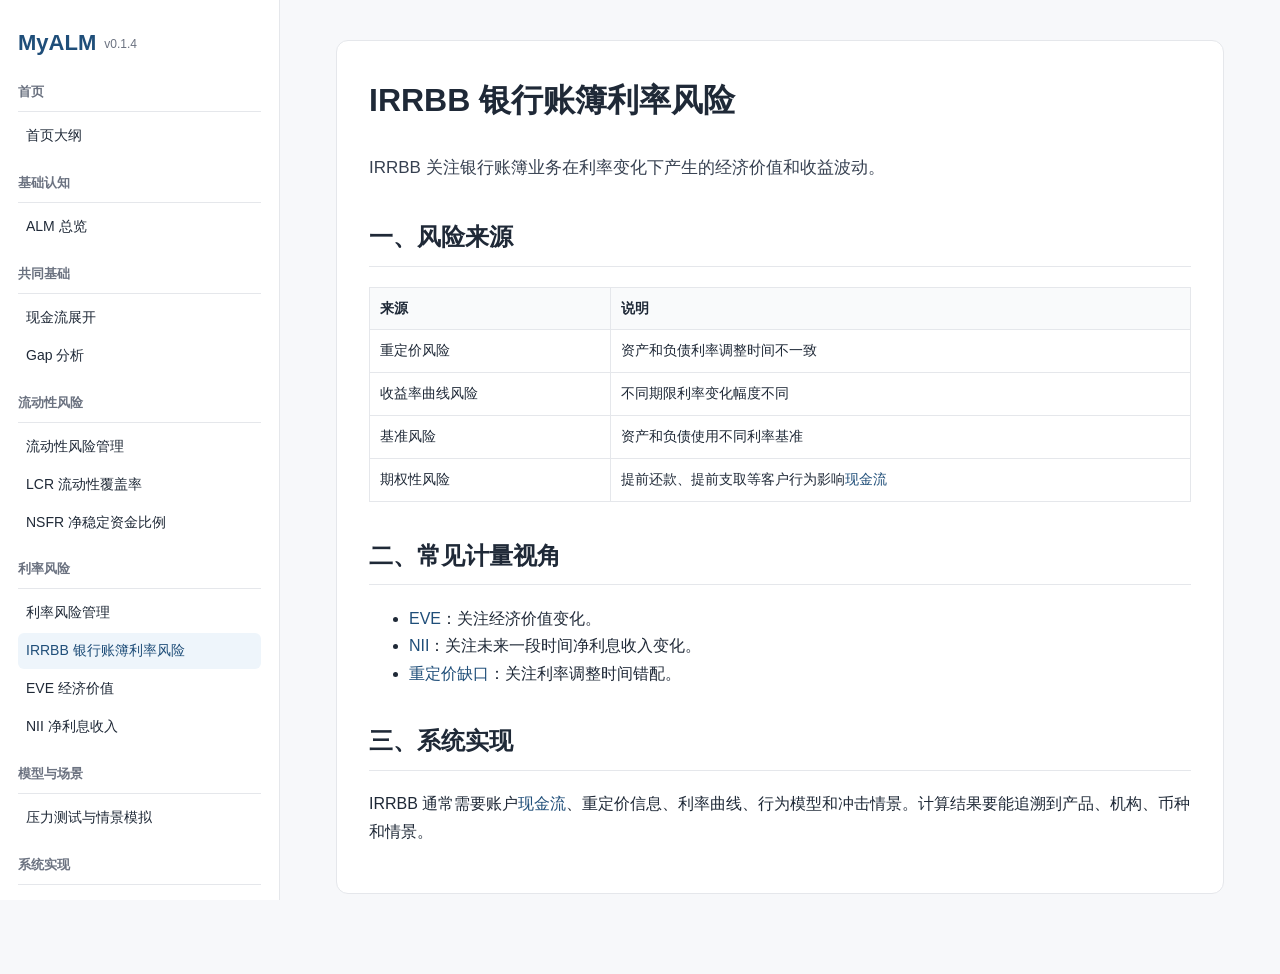
<file: docs/modules/irrbb.html>
<!doctype html><html lang="zh-CN"><head><meta charset="utf-8"><meta name="viewport" content="width=device-width, initial-scale=1"><title>IRRBB 银行账簿利率风险</title><link rel="stylesheet" href="../assets/styles.css"></head><body><div class="layout"><aside class="sidebar"><h1 class="brand">MyALM</h1><nav data-sidebar></nav></aside><main class="content"><section class="doc-section"><h1>IRRBB 银行账簿利率风险</h1><p class="lead">IRRBB 关注银行账簿业务在利率变化下产生的经济价值和收益波动。</p><h2>一、风险来源</h2><table><thead><tr><th>来源</th><th>说明</th></tr></thead><tbody><tr><td>重定价风险</td><td>资产和负债利率调整时间不一致</td></tr><tr><td>收益率曲线风险</td><td>不同期限利率变化幅度不同</td></tr><tr><td>基准风险</td><td>资产和负债使用不同利率基准</td></tr><tr><td>期权性风险</td><td>提前还款、提前支取等客户行为影响<a href="./cashflow.html">现金流</a></td></tr></tbody></table><h2>二、常见计量视角</h2><ul><li><a href="./eve.html">EVE</a>：关注经济价值变化。</li><li><a href="./nii.html">NII</a>：关注未来一段时间净利息收入变化。</li><li><a href="./gap-analysis.html">重定价缺口</a>：关注利率调整时间错配。</li></ul><h2>三、系统实现</h2><p>IRRBB 通常需要账户现金流、重定价信息、利率曲线、行为模型和冲击情景。计算结果要能追溯到产品、机构、币种和情景。</p></section></main></div><script src="../sidebar.js"></script><script src="../assets/app.js"></script></body></html>
</file>
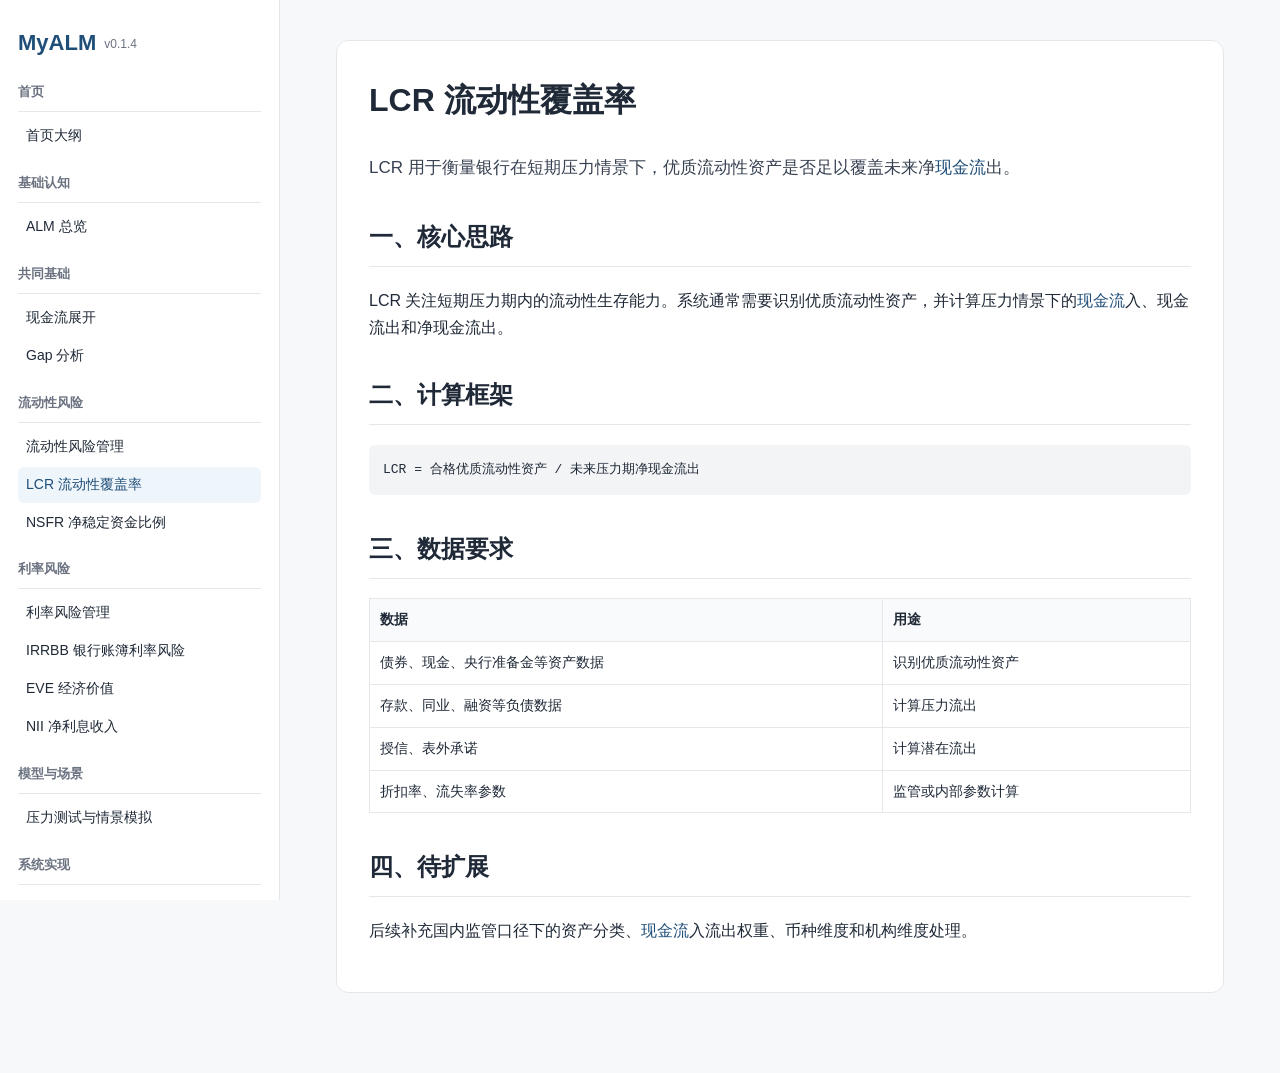
<file: docs/modules/lcr.html>
<!doctype html><html lang="zh-CN"><head><meta charset="utf-8"><meta name="viewport" content="width=device-width, initial-scale=1"><title>LCR 流动性覆盖率</title><link rel="stylesheet" href="../assets/styles.css"></head><body><div class="layout"><aside class="sidebar"><h1 class="brand">MyALM</h1><nav data-sidebar></nav></aside><main class="content"><section class="doc-section"><h1>LCR 流动性覆盖率</h1><p class="lead">LCR 用于衡量银行在短期压力情景下，优质流动性资产是否足以覆盖未来净现金流出。</p><h2>一、核心思路</h2><p>LCR 关注短期压力期内的流动性生存能力。系统通常需要识别优质流动性资产，并计算压力情景下的现金流入、现金流出和净现金流出。</p><h2>二、计算框架</h2><pre>LCR = 合格优质流动性资产 / 未来压力期净现金流出</pre><h2>三、数据要求</h2><table><thead><tr><th>数据</th><th>用途</th></tr></thead><tbody><tr><td>债券、现金、央行准备金等资产数据</td><td>识别优质流动性资产</td></tr><tr><td>存款、同业、融资等负债数据</td><td>计算压力流出</td></tr><tr><td>授信、表外承诺</td><td>计算潜在流出</td></tr><tr><td>折扣率、流失率参数</td><td>监管或内部参数计算</td></tr></tbody></table><h2>四、待扩展</h2><p>后续补充国内监管口径下的资产分类、现金流入流出权重、币种维度和机构维度处理。</p></section></main></div><script src="../sidebar.js"></script><script src="../assets/app.js"></script></body></html>
</file>
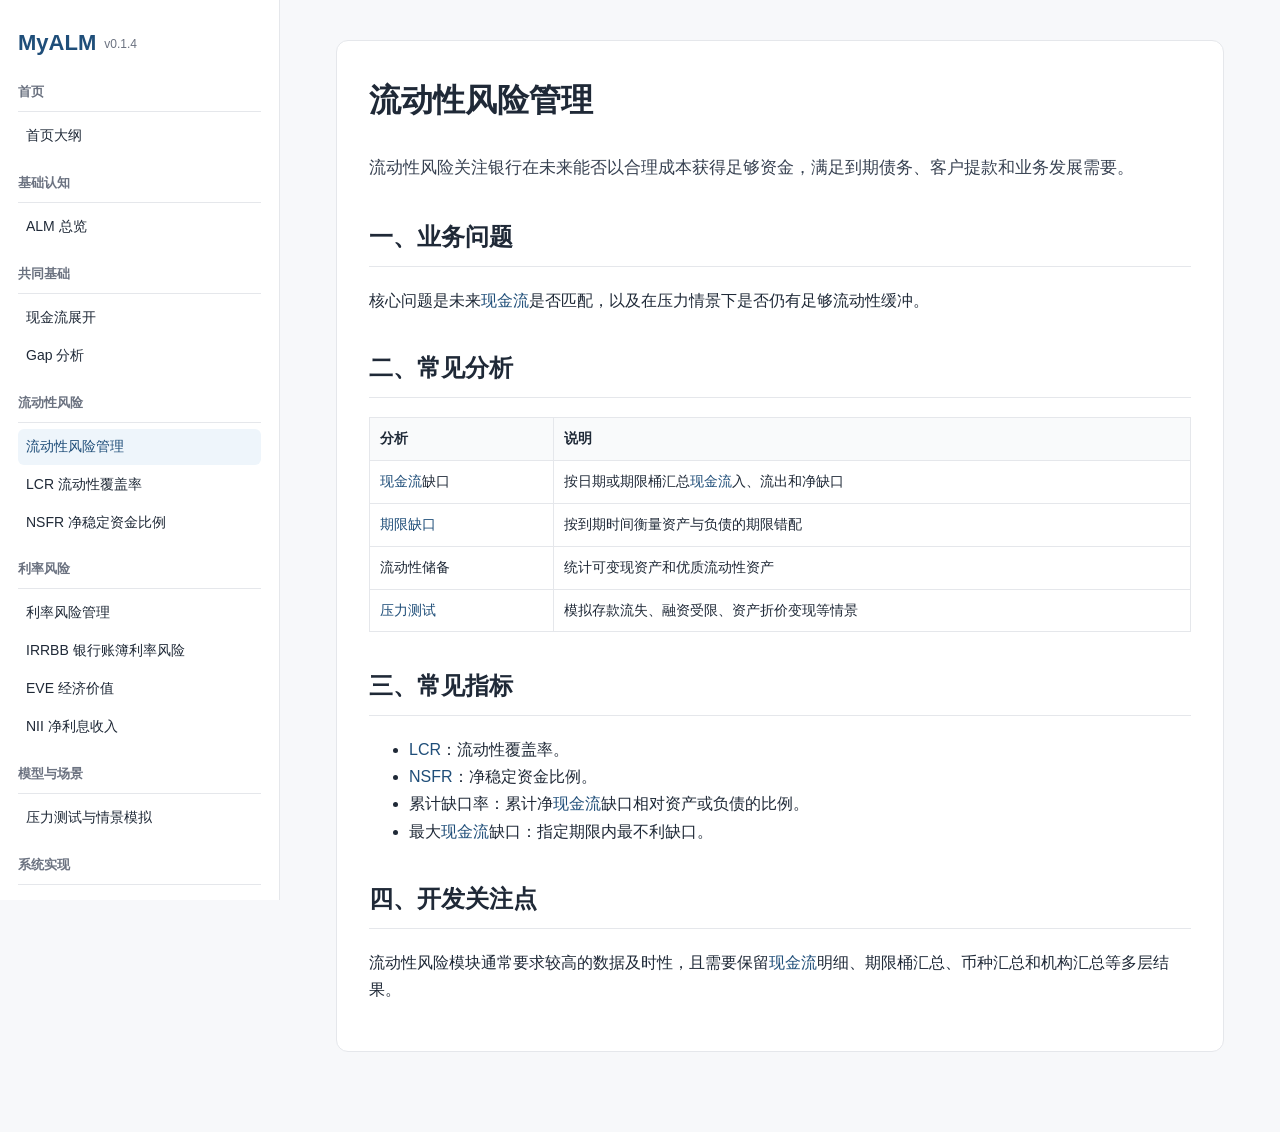
<file: docs/modules/liquidity-risk.html>
<!doctype html><html lang="zh-CN"><head><meta charset="utf-8"><meta name="viewport" content="width=device-width, initial-scale=1"><title>流动性风险管理</title><link rel="stylesheet" href="../assets/styles.css"></head><body><div class="layout"><aside class="sidebar"><h1 class="brand">MyALM</h1><nav data-sidebar></nav></aside><main class="content"><section class="doc-section"><h1>流动性风险管理</h1><p class="lead">流动性风险关注银行在未来能否以合理成本获得足够资金，满足到期债务、客户提款和业务发展需要。</p><h2>一、业务问题</h2><p>核心问题是未来现金流是否匹配，以及在压力情景下是否仍有足够流动性缓冲。</p><h2>二、常见分析</h2><table><thead><tr><th>分析</th><th>说明</th></tr></thead><tbody><tr><td>现金流缺口</td><td>按日期或期限桶汇总现金流入、流出和净缺口</td></tr><tr><td>期限缺口</td><td>按到期时间衡量资产与负债的期限错配</td></tr><tr><td>流动性储备</td><td>统计可变现资产和优质流动性资产</td></tr><tr><td>压力测试</td><td>模拟存款流失、融资受限、资产折价变现等情景</td></tr></tbody></table><h2>三、常见指标</h2><ul><li><a href="./lcr.html">LCR</a>：流动性覆盖率。</li><li><a href="./nsfr.html">NSFR</a>：净稳定资金比例。</li><li>累计缺口率：累计净现金流缺口相对资产或负债的比例。</li><li>最大现金流缺口：指定期限内最不利缺口。</li></ul><h2>四、开发关注点</h2><p>流动性风险模块通常要求较高的数据及时性，且需要保留现金流明细、期限桶汇总、币种汇总和机构汇总等多层结果。</p></section></main></div><script src="../sidebar.js"></script><script src="../assets/app.js"></script></body></html>
</file>
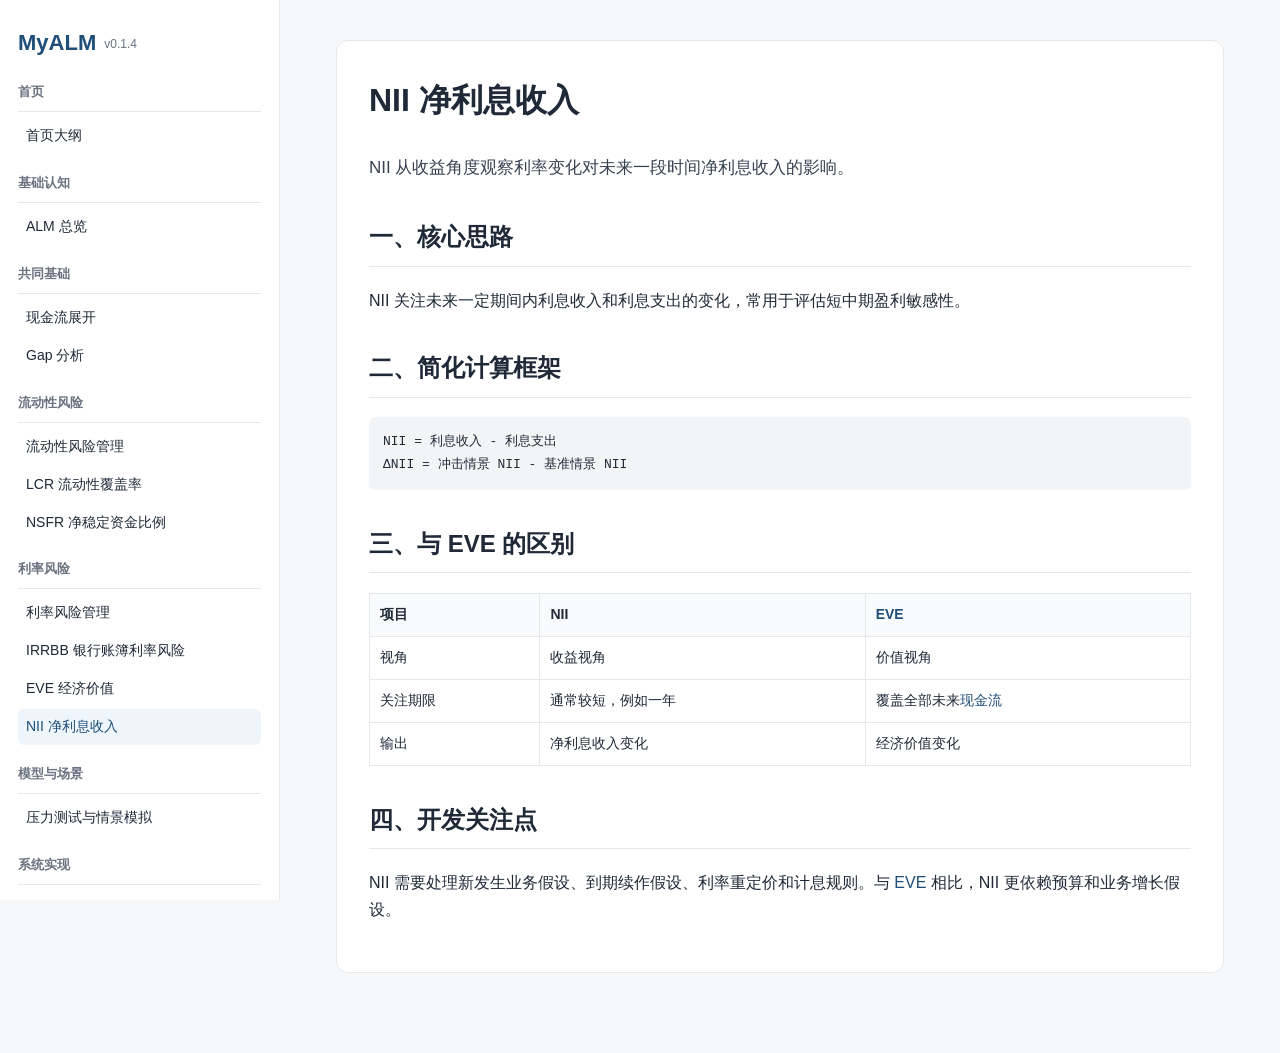
<file: docs/modules/nii.html>
<!doctype html><html lang="zh-CN"><head><meta charset="utf-8"><meta name="viewport" content="width=device-width, initial-scale=1"><title>NII 净利息收入</title><link rel="stylesheet" href="../assets/styles.css"></head><body><div class="layout"><aside class="sidebar"><h1 class="brand">MyALM</h1><nav data-sidebar></nav></aside><main class="content"><section class="doc-section"><h1>NII 净利息收入</h1><p class="lead">NII 从收益角度观察利率变化对未来一段时间净利息收入的影响。</p><h2>一、核心思路</h2><p>NII 关注未来一定期间内利息收入和利息支出的变化，常用于评估短中期盈利敏感性。</p><h2>二、简化计算框架</h2><pre>NII = 利息收入 - 利息支出
ΔNII = 冲击情景 NII - 基准情景 NII</pre><h2>三、与 EVE 的区别</h2><table><thead><tr><th>项目</th><th>NII</th><th>EVE</th></tr></thead><tbody><tr><td>视角</td><td>收益视角</td><td>价值视角</td></tr><tr><td>关注期限</td><td>通常较短，例如一年</td><td>覆盖全部未来现金流</td></tr><tr><td>输出</td><td>净利息收入变化</td><td>经济价值变化</td></tr></tbody></table><h2>四、开发关注点</h2><p>NII 需要处理新发生业务假设、到期续作假设、利率重定价和计息规则。与 EVE 相比，NII 更依赖预算和业务增长假设。</p></section></main></div><script src="../sidebar.js"></script><script src="../assets/app.js"></script></body></html>
</file>
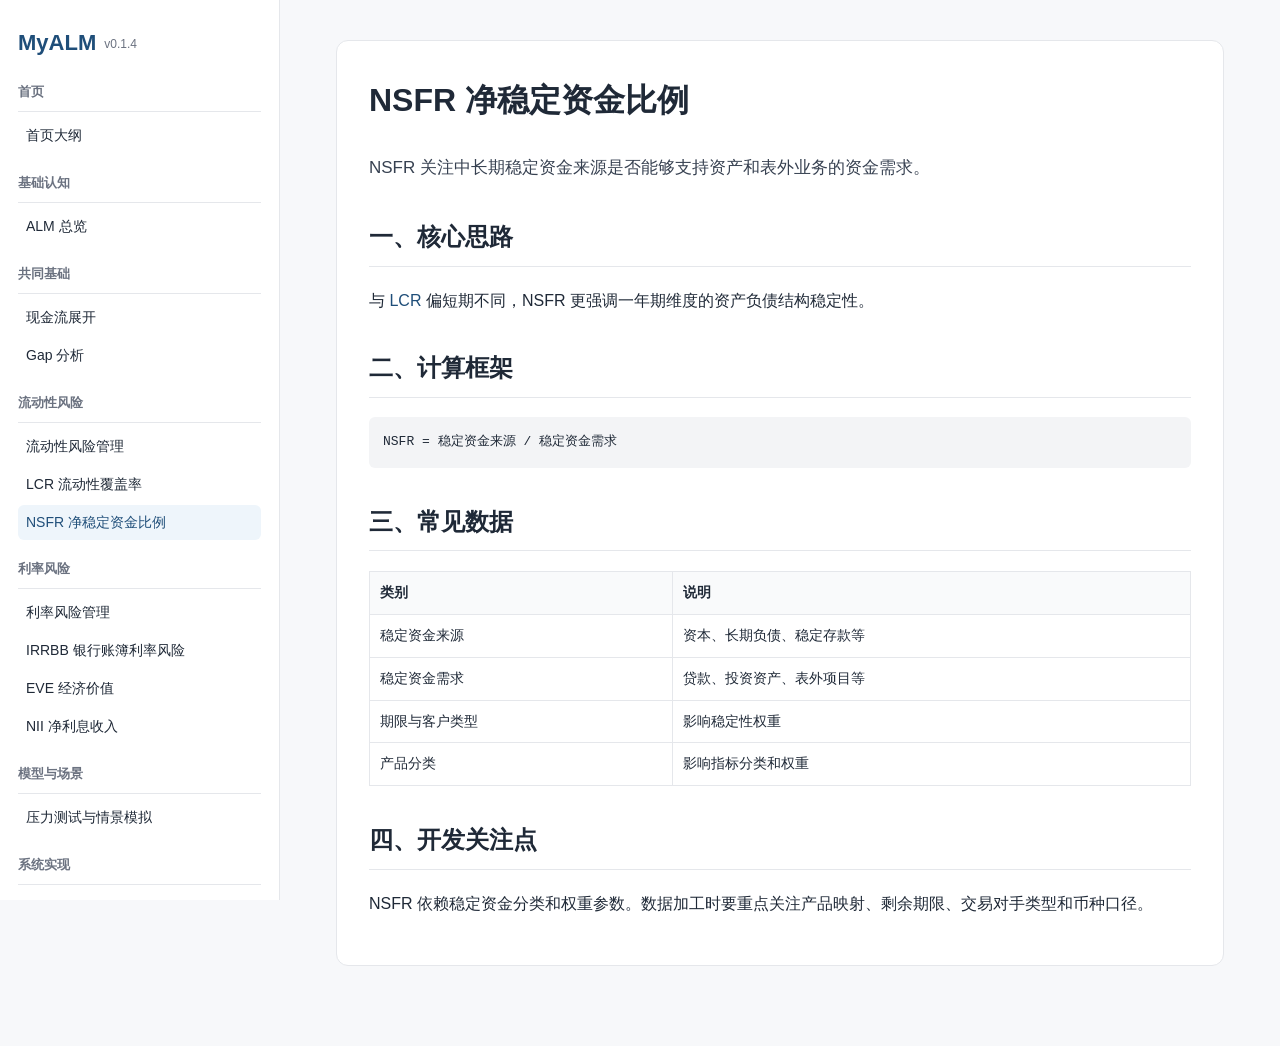
<file: docs/modules/nsfr.html>
<!doctype html><html lang="zh-CN"><head><meta charset="utf-8"><meta name="viewport" content="width=device-width, initial-scale=1"><title>NSFR 净稳定资金比例</title><link rel="stylesheet" href="../assets/styles.css"></head><body><div class="layout"><aside class="sidebar"><h1 class="brand">MyALM</h1><nav data-sidebar></nav></aside><main class="content"><section class="doc-section"><h1>NSFR 净稳定资金比例</h1><p class="lead">NSFR 关注中长期稳定资金来源是否能够支持资产和表外业务的资金需求。</p><h2>一、核心思路</h2><p>与 LCR 偏短期不同，NSFR 更强调一年期维度的资产负债结构稳定性。</p><h2>二、计算框架</h2><pre>NSFR = 稳定资金来源 / 稳定资金需求</pre><h2>三、常见数据</h2><table><thead><tr><th>类别</th><th>说明</th></tr></thead><tbody><tr><td>稳定资金来源</td><td>资本、长期负债、稳定存款等</td></tr><tr><td>稳定资金需求</td><td>贷款、投资资产、表外项目等</td></tr><tr><td>期限与客户类型</td><td>影响稳定性权重</td></tr><tr><td>产品分类</td><td>影响指标分类和权重</td></tr></tbody></table><h2>四、开发关注点</h2><p>NSFR 依赖稳定资金分类和权重参数。数据加工时要重点关注产品映射、剩余期限、交易对手类型和币种口径。</p></section></main></div><script src="../sidebar.js"></script><script src="../assets/app.js"></script></body></html>
</file>
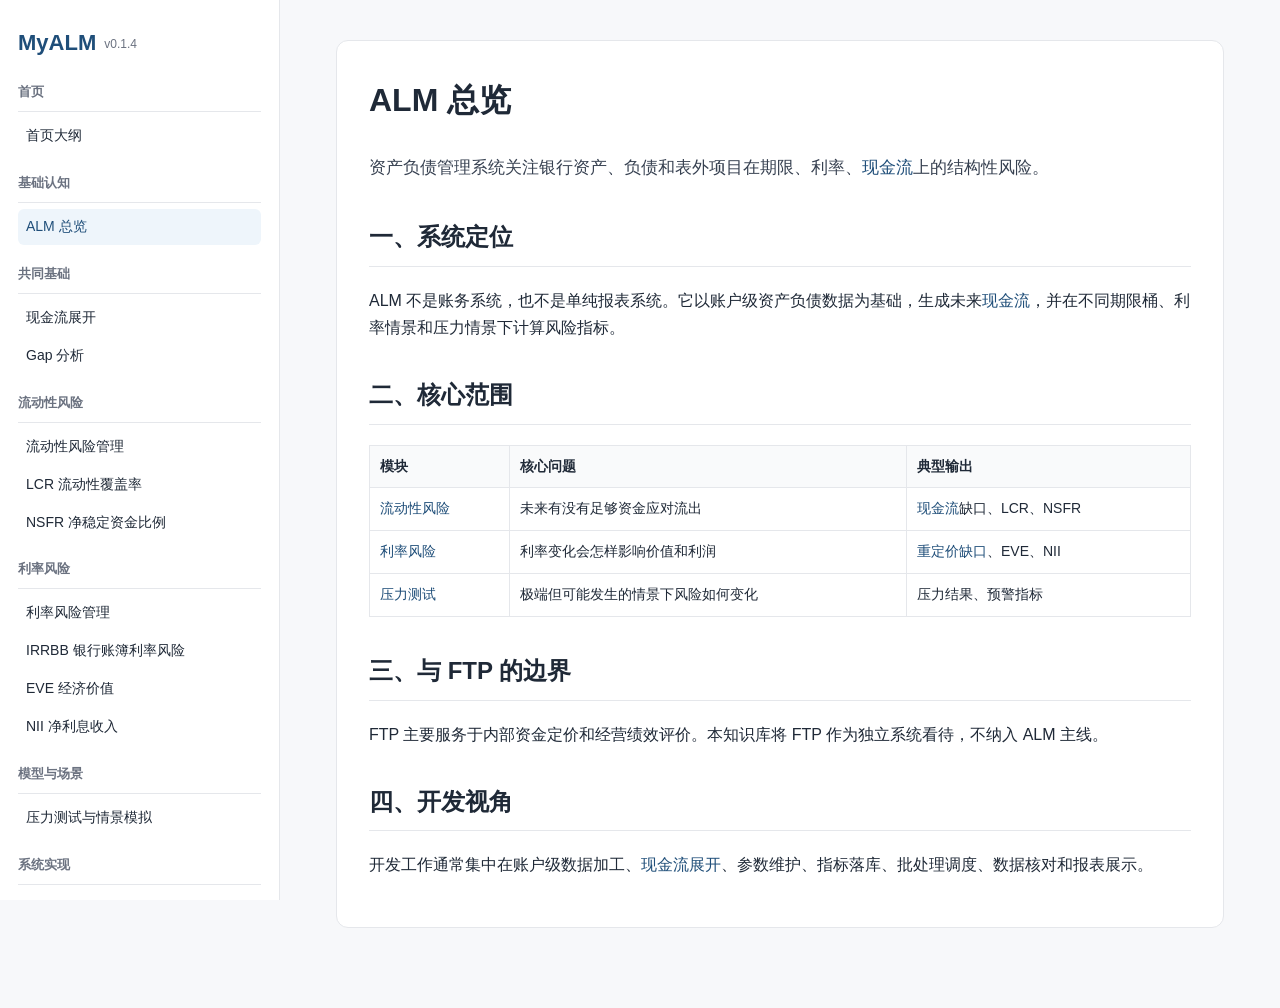
<file: docs/modules/overview.html>
<!doctype html><html lang="zh-CN"><head><meta charset="utf-8"><meta name="viewport" content="width=device-width, initial-scale=1"><title>ALM 总览</title><link rel="stylesheet" href="../assets/styles.css"></head><body><div class="layout"><aside class="sidebar"><h1 class="brand">MyALM</h1><nav data-sidebar></nav></aside><main class="content"><section class="doc-section"><h1>ALM 总览</h1><p class="lead">资产负债管理系统关注银行资产、负债和表外项目在期限、利率、现金流上的结构性风险。</p><h2>一、系统定位</h2><p>ALM 不是账务系统，也不是单纯报表系统。它以账户级资产负债数据为基础，生成未来现金流，并在不同期限桶、利率情景和压力情景下计算风险指标。</p><h2>二、核心范围</h2><table><thead><tr><th>模块</th><th>核心问题</th><th>典型输出</th></tr></thead><tbody><tr><td>流动性风险</td><td>未来有没有足够资金应对流出</td><td>现金流缺口、LCR、NSFR</td></tr><tr><td>利率风险</td><td>利率变化会怎样影响价值和利润</td><td>重定价缺口、EVE、NII</td></tr><tr><td>压力测试</td><td>极端但可能发生的情景下风险如何变化</td><td>压力结果、预警指标</td></tr></tbody></table><h2>三、与 FTP 的边界</h2><p>FTP 主要服务于内部资金定价和经营绩效评价。本知识库将 FTP 作为独立系统看待，不纳入 ALM 主线。</p><h2>四、开发视角</h2><p>开发工作通常集中在账户级数据加工、现金流展开、参数维护、指标落库、批处理调度、数据核对和报表展示。</p></section></main></div><script src="../sidebar.js"></script><script src="../assets/app.js"></script></body></html>
</file>
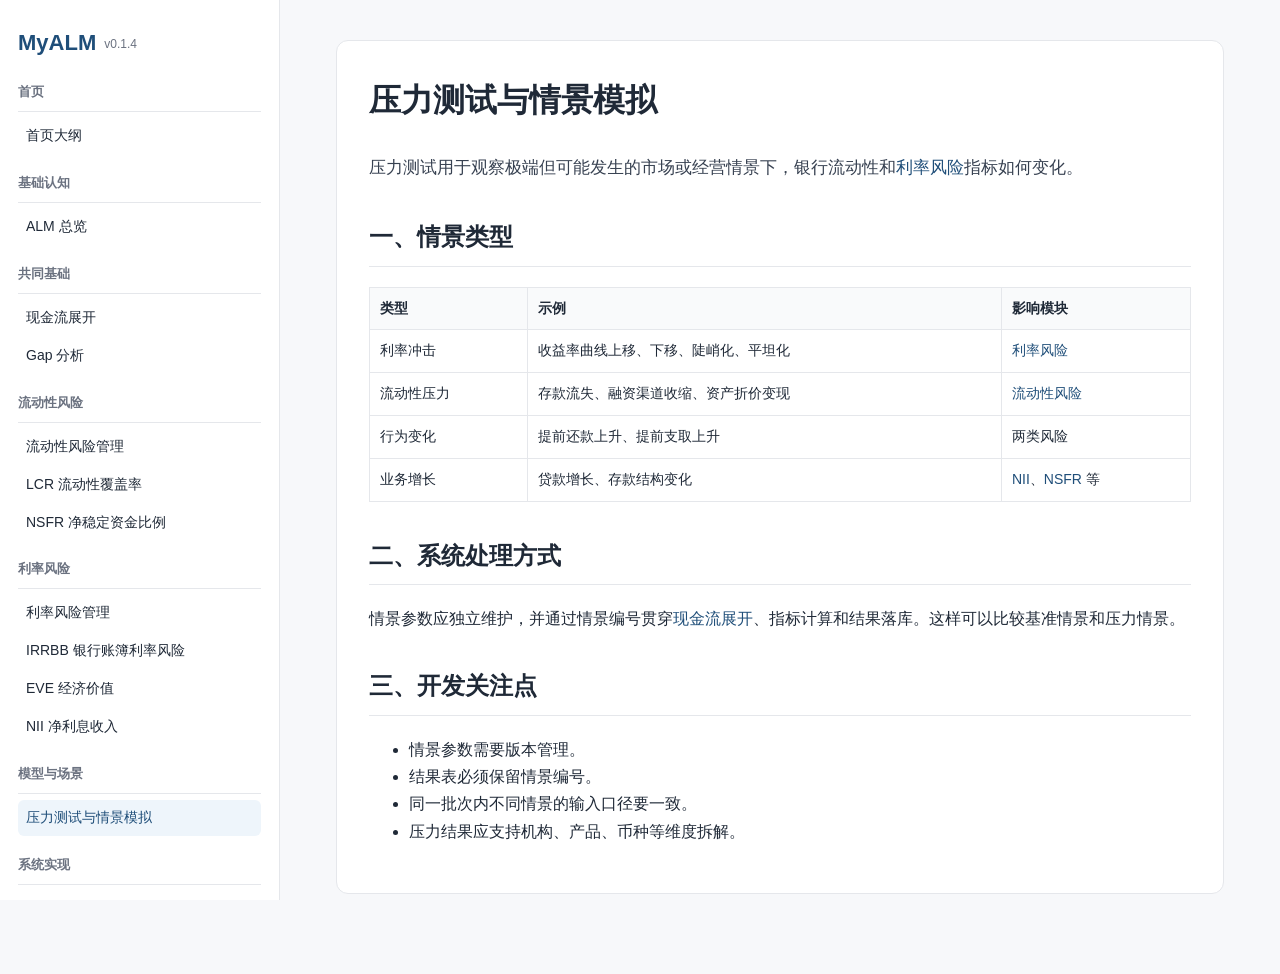
<file: docs/modules/stress-test.html>
<!doctype html><html lang="zh-CN"><head><meta charset="utf-8"><meta name="viewport" content="width=device-width, initial-scale=1"><title>压力测试与情景模拟</title><link rel="stylesheet" href="../assets/styles.css"></head><body><div class="layout"><aside class="sidebar"><h1 class="brand">MyALM</h1><nav data-sidebar></nav></aside><main class="content"><section class="doc-section"><h1>压力测试与情景模拟</h1><p class="lead">压力测试用于观察极端但可能发生的市场或经营情景下，银行流动性和利率风险指标如何变化。</p><h2>一、情景类型</h2><table><thead><tr><th>类型</th><th>示例</th><th>影响模块</th></tr></thead><tbody><tr><td>利率冲击</td><td>收益率曲线上移、下移、陡峭化、平坦化</td><td><a href="./interest-rate-risk.html">利率风险</a></td></tr><tr><td>流动性压力</td><td>存款流失、融资渠道收缩、资产折价变现</td><td><a href="./liquidity-risk.html">流动性风险</a></td></tr><tr><td>行为变化</td><td>提前还款上升、提前支取上升</td><td>两类风险</td></tr><tr><td>业务增长</td><td>贷款增长、存款结构变化</td><td><a href="./nii.html">NII</a>、<a href="./nsfr.html">NSFR</a> 等</td></tr></tbody></table><h2>二、系统处理方式</h2><p>情景参数应独立维护，并通过情景编号贯穿<a href="./cashflow.html">现金流展开</a>、指标计算和结果落库。这样可以比较基准情景和压力情景。</p><h2>三、开发关注点</h2><ul><li>情景参数需要版本管理。</li><li>结果表必须保留情景编号。</li><li>同一批次内不同情景的输入口径要一致。</li><li>压力结果应支持机构、产品、币种等维度拆解。</li></ul></section></main></div><script src="../sidebar.js"></script><script src="../assets/app.js"></script></body></html>
</file>
<file: docs/assets/styles.css>
:root {
  --bg: #f7f8fa;
  --panel: #ffffff;
  --text: #1f2937;
  --muted: #6b7280;
  --border: #e5e7eb;
  --accent: #1f4e79;
  --accent-light: #eef5fb;
  --code-bg: #f3f4f6;
}

* { box-sizing: border-box; }

body {
  margin: 0;
  font-family: -apple-system, BlinkMacSystemFont, "Segoe UI", "Microsoft YaHei", Arial, sans-serif;
  color: var(--text);
  background: var(--bg);
  line-height: 1.7;
}

a { color: var(--accent); text-decoration: none; }
a:hover { text-decoration: underline; }

.layout {
  display: grid;
  grid-template-columns: 280px minmax(0, 1fr);
  min-height: 100vh;
}

.sidebar {
  position: sticky;
  top: 0;
  height: 100vh;
  overflow-y: auto;
  padding: 24px 18px;
  background: var(--panel);
  border-right: 1px solid var(--border);
}

.brand {
  margin: 0 0 20px;
  font-size: 22px;
  color: var(--accent);
}

.sidebar-toggle { display: none; }

.sidebar-group { margin-bottom: 18px; }
.sidebar-group h2 {
  margin: 0 0 6px;
  font-size: 13px;
  color: var(--muted);
}

.sidebar-group ul {
  list-style: none;
  margin: 0;
  padding: 0;
}

.sidebar-group li { margin: 2px 0; }
.sidebar-group a {
  display: block;
  padding: 6px 8px;
  border-radius: 6px;
  color: var(--text);
  font-size: 14px;
}

.sidebar-group a.active,
.sidebar-group a:hover {
  background: var(--accent-light);
  color: var(--accent);
  text-decoration: none;
}

.content {
  max-width: 1080px;
  padding: 40px 56px 80px;
}

.doc-section {
  background: var(--panel);
  border: 1px solid var(--border);
  border-radius: 12px;
  padding: 32px;
}

h1 { margin-top: 0; font-size: 32px; }
h2 { margin-top: 34px; border-bottom: 1px solid var(--border); padding-bottom: 8px; }
h3 { margin-top: 24px; }

.lead { font-size: 17px; color: #374151; }
.muted { color: var(--muted); }

.card-grid {
  display: grid;
  grid-template-columns: repeat(auto-fit, minmax(240px, 1fr));
  gap: 16px;
  margin: 20px 0;
}

.card {
  border: 1px solid var(--border);
  border-radius: 10px;
  padding: 18px;
  background: #fff;
}

.card h3 { margin-top: 0; }

table {
  width: 100%;
  border-collapse: collapse;
  margin: 18px 0;
  font-size: 14px;
}

th, td {
  border: 1px solid var(--border);
  padding: 9px 10px;
  text-align: left;
}

th { background: #f9fafb; }

code, pre {
  background: var(--code-bg);
  border-radius: 6px;
}

code { padding: 2px 5px; }
pre { padding: 14px; overflow-x: auto; }

.note {
  border-left: 4px solid var(--accent);
  background: var(--accent-light);
  padding: 12px 14px;
  margin: 18px 0;
}

.site-version {
  position: fixed;
  right: 14px;
  bottom: 10px;
  z-index: 20;
  padding: 2px 8px;
  border: 1px solid var(--border);
  border-radius: 999px;
  background: rgba(255, 255, 255, 0.9);
  color: var(--muted);
  font-size: 12px;
  line-height: 1.6;
}

@media (max-width: 860px) {
  .layout { grid-template-columns: 1fr; }

  .sidebar {
    position: sticky;
    top: 0;
    z-index: 30;
    height: auto;
    max-height: 72vh;
    overflow-y: auto;
    padding: 10px 16px;
    border-right: none;
    border-bottom: 1px solid var(--border);
  }

  .brand {
    margin: 0;
    font-size: 20px;
  }

  .sidebar-toggle {
    display: block;
    position: absolute;
    top: 10px;
    right: 16px;
    padding: 5px 12px;
    border: 1px solid var(--border);
    border-radius: 999px;
    background: var(--accent-light);
    color: var(--accent);
    font: inherit;
    font-size: 14px;
    line-height: 1.4;
  }

  .sidebar nav {
    display: none;
    padding-top: 10px;
  }

  .sidebar.open nav { display: block; }

  .sidebar-group { margin-bottom: 12px; }
  .sidebar-group a { padding: 8px 10px; }

  .content { padding: 18px 14px 72px; }

  .doc-section {
    padding: 20px 16px;
    border-radius: 10px;
  }

  h1 { font-size: 26px; }

  table {
    display: block;
    overflow-x: auto;
    white-space: nowrap;
  }

  .site-version {
    right: 10px;
    bottom: 8px;
  }
}
</file>
